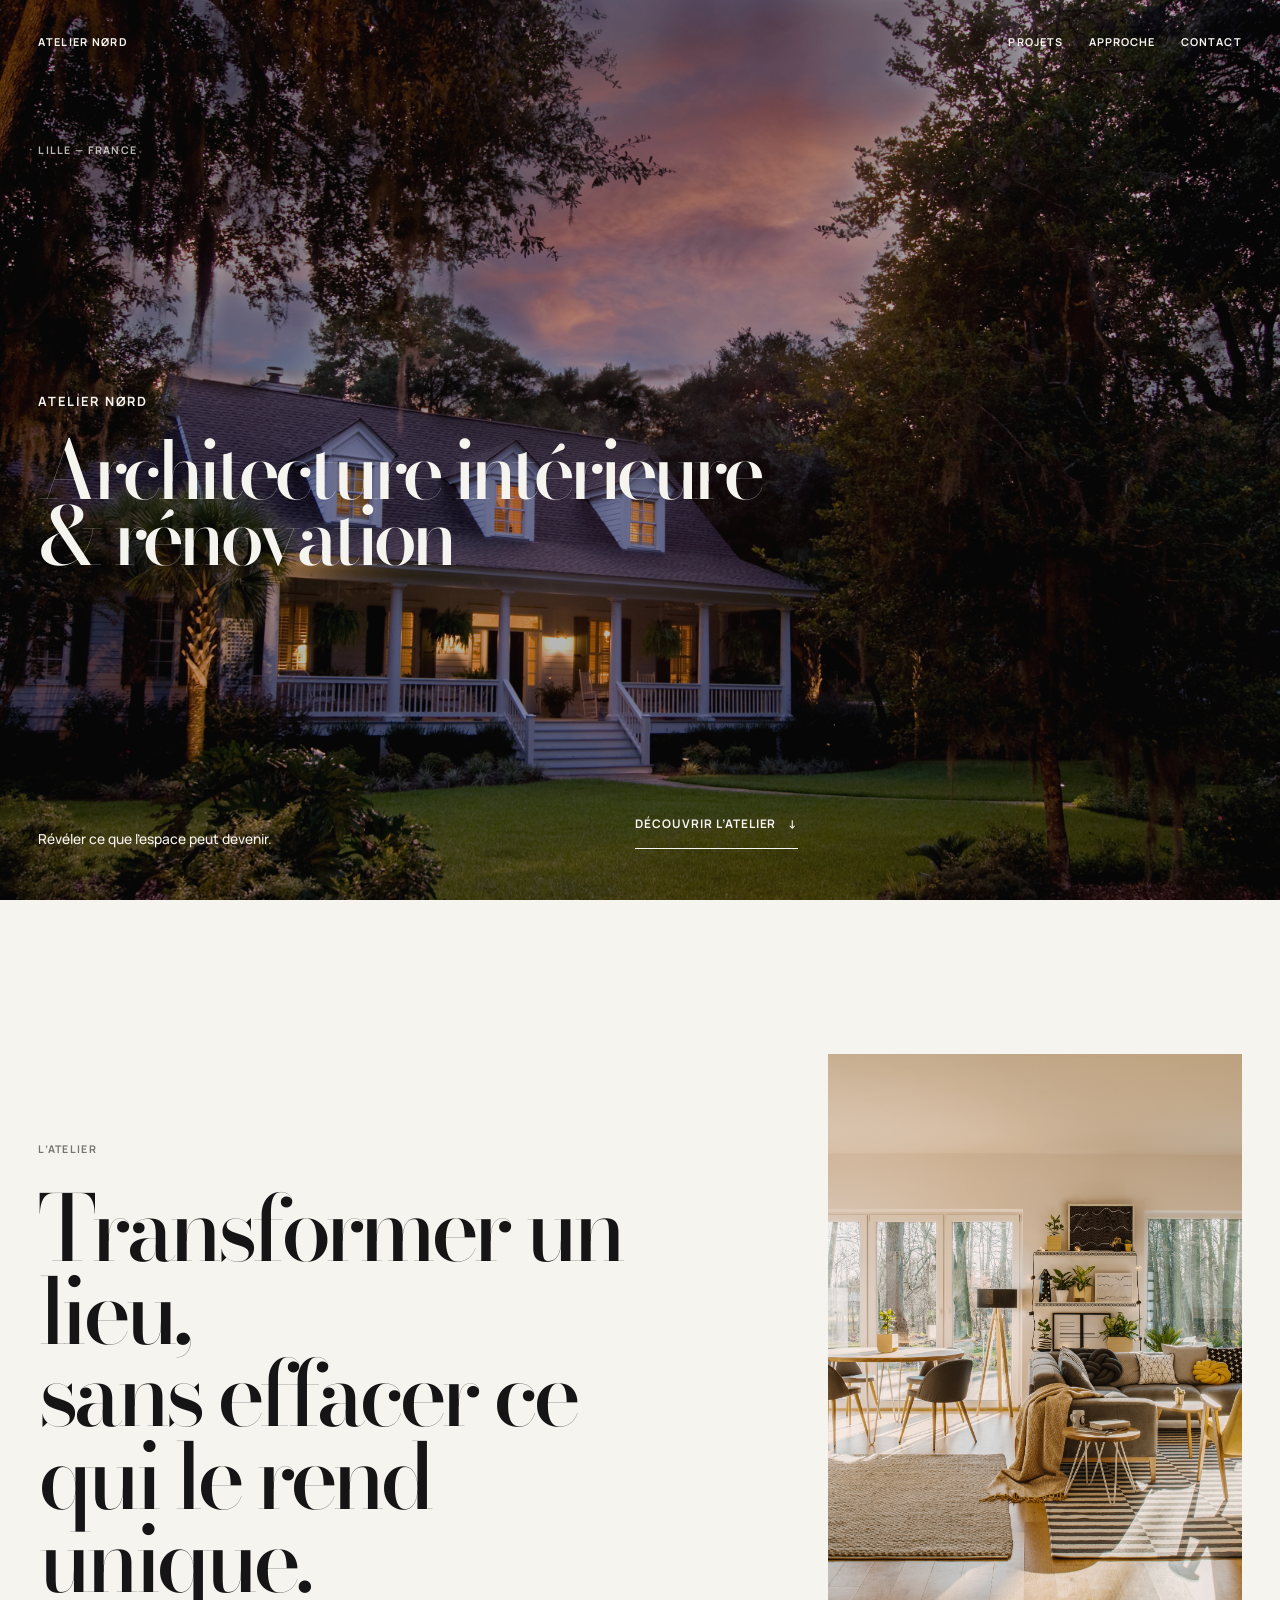
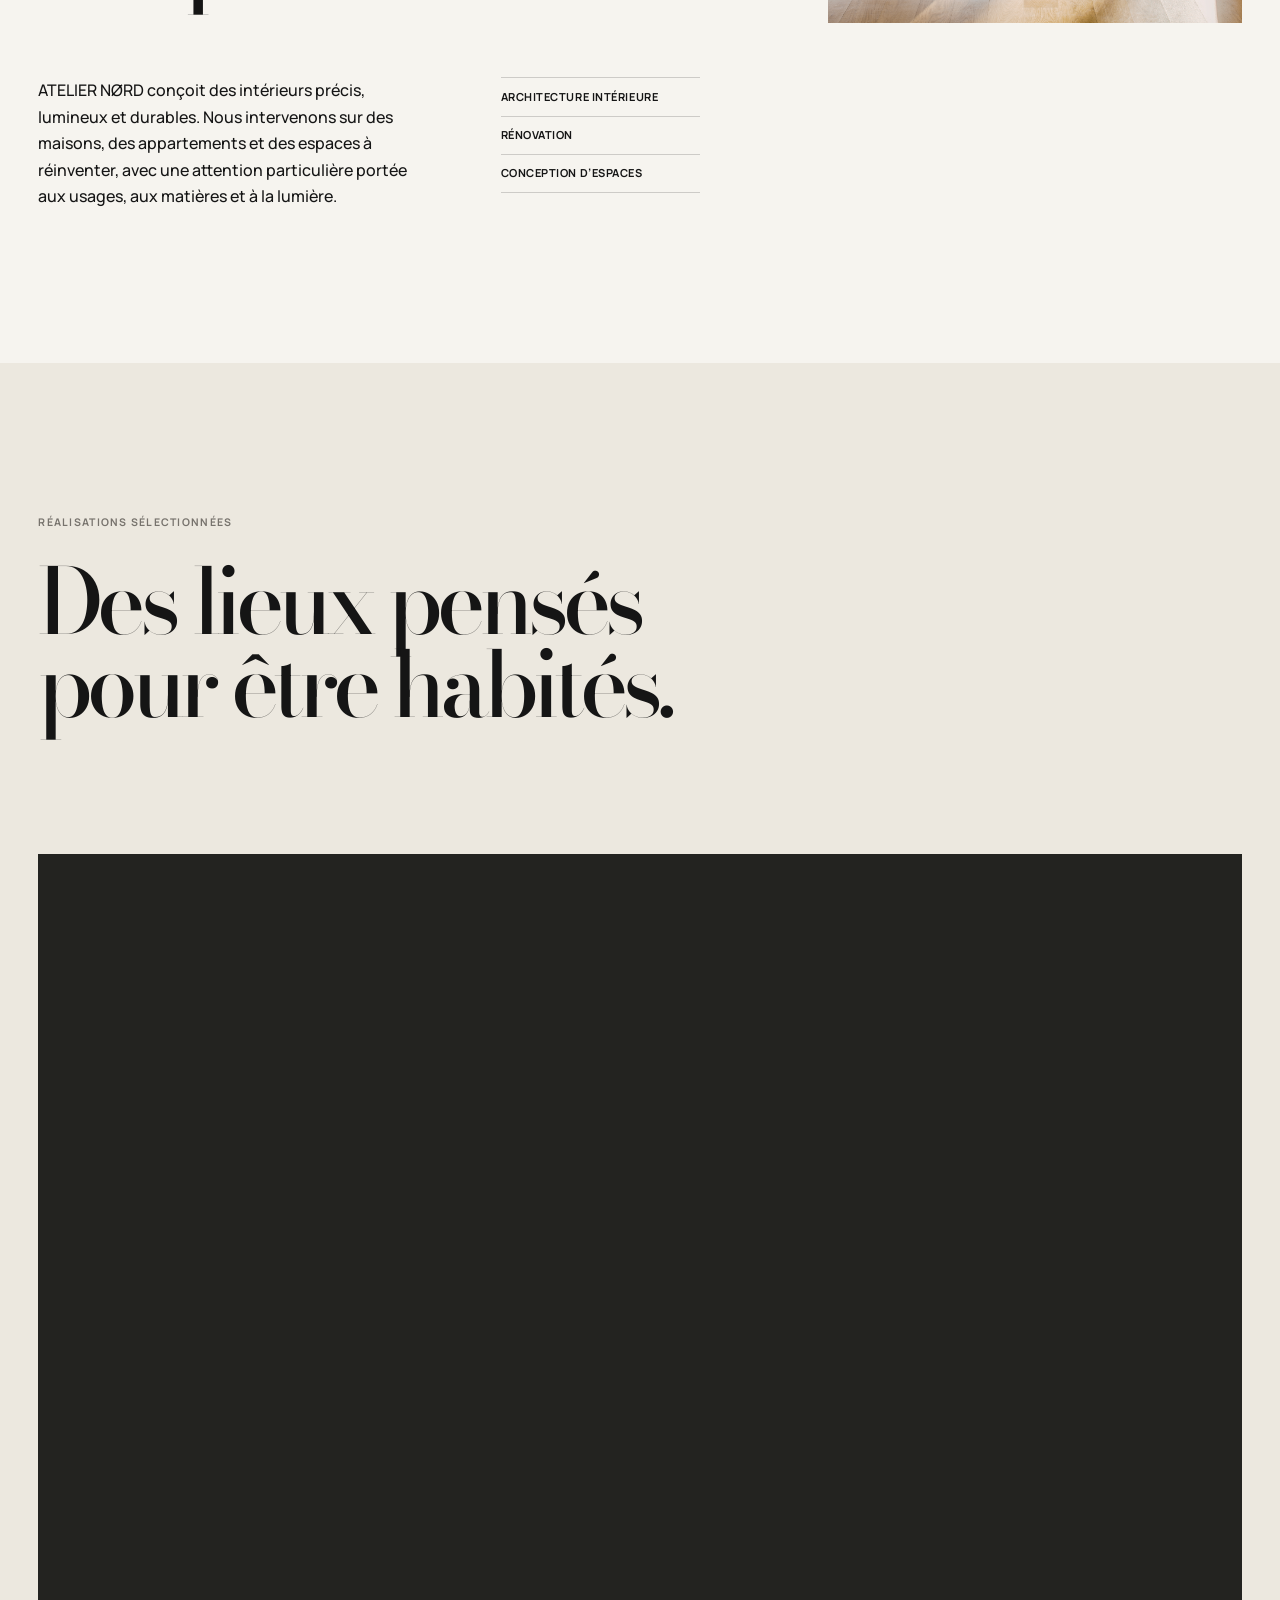
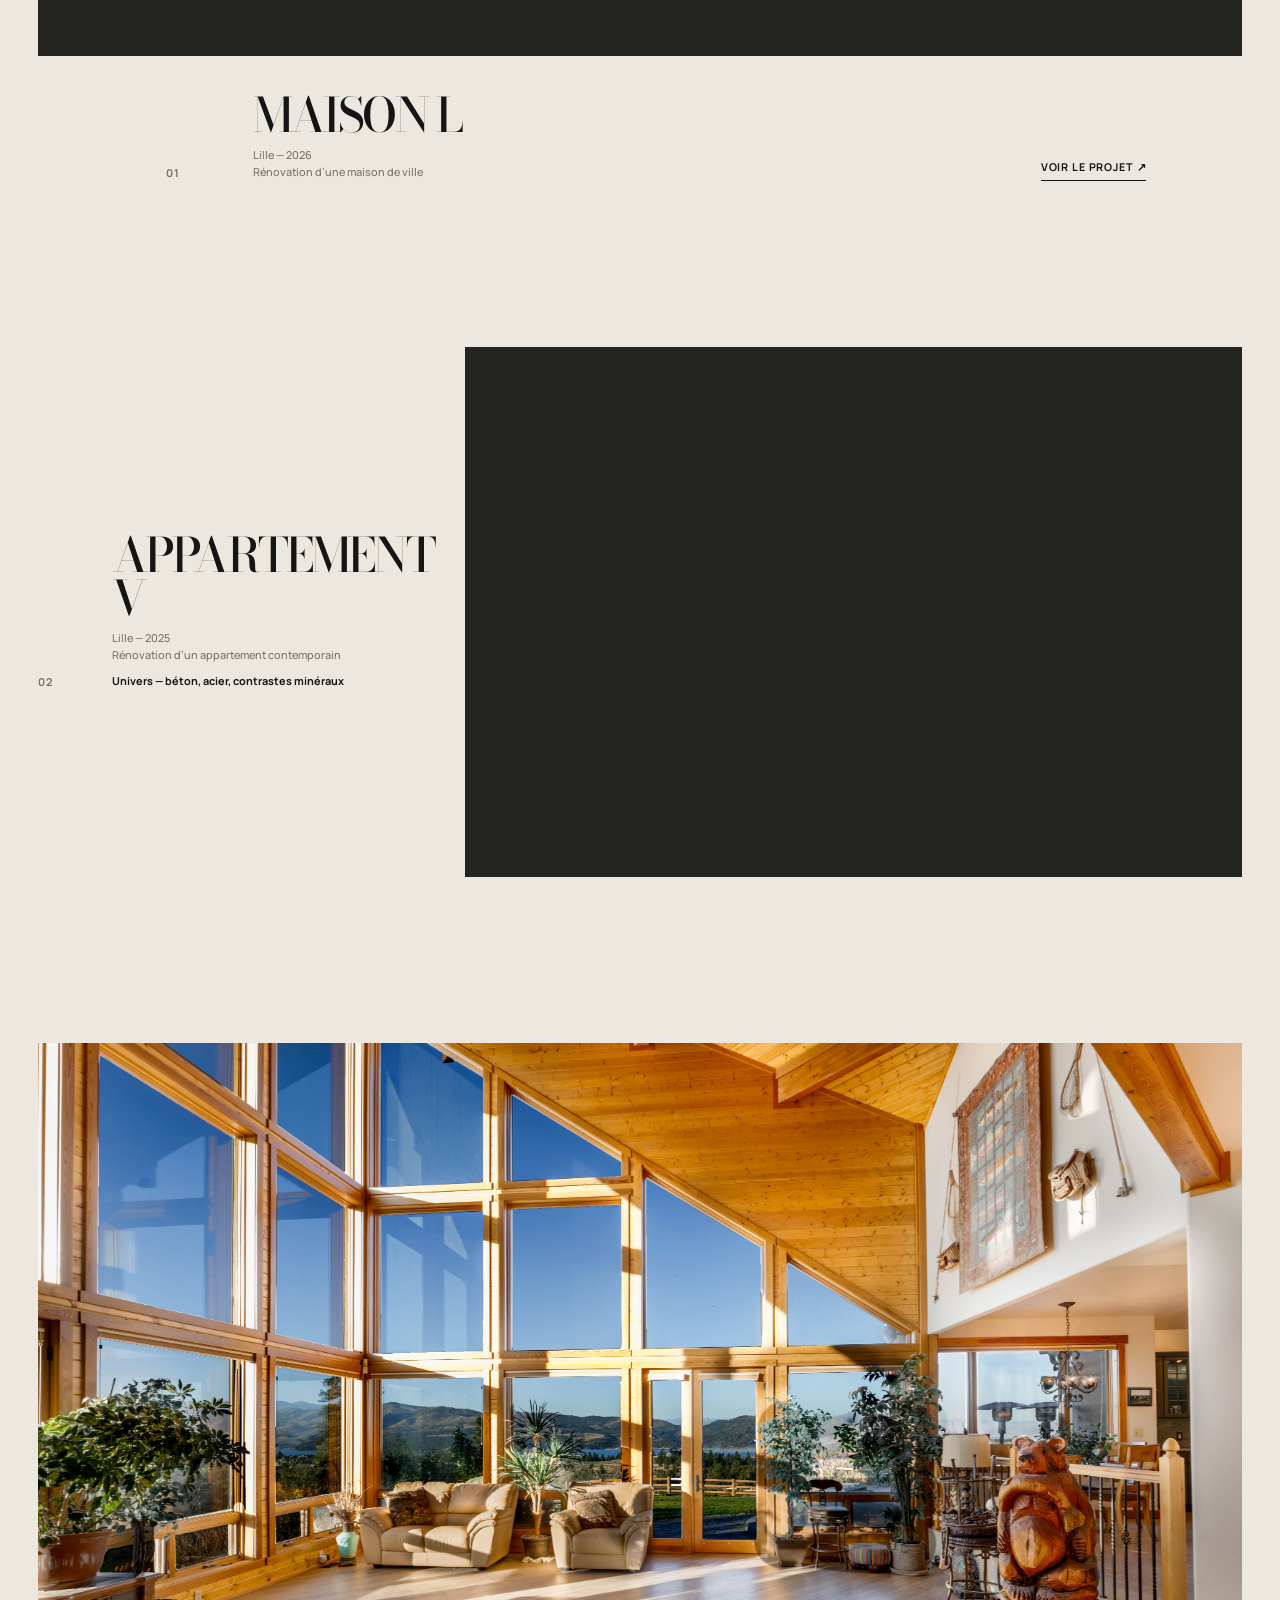
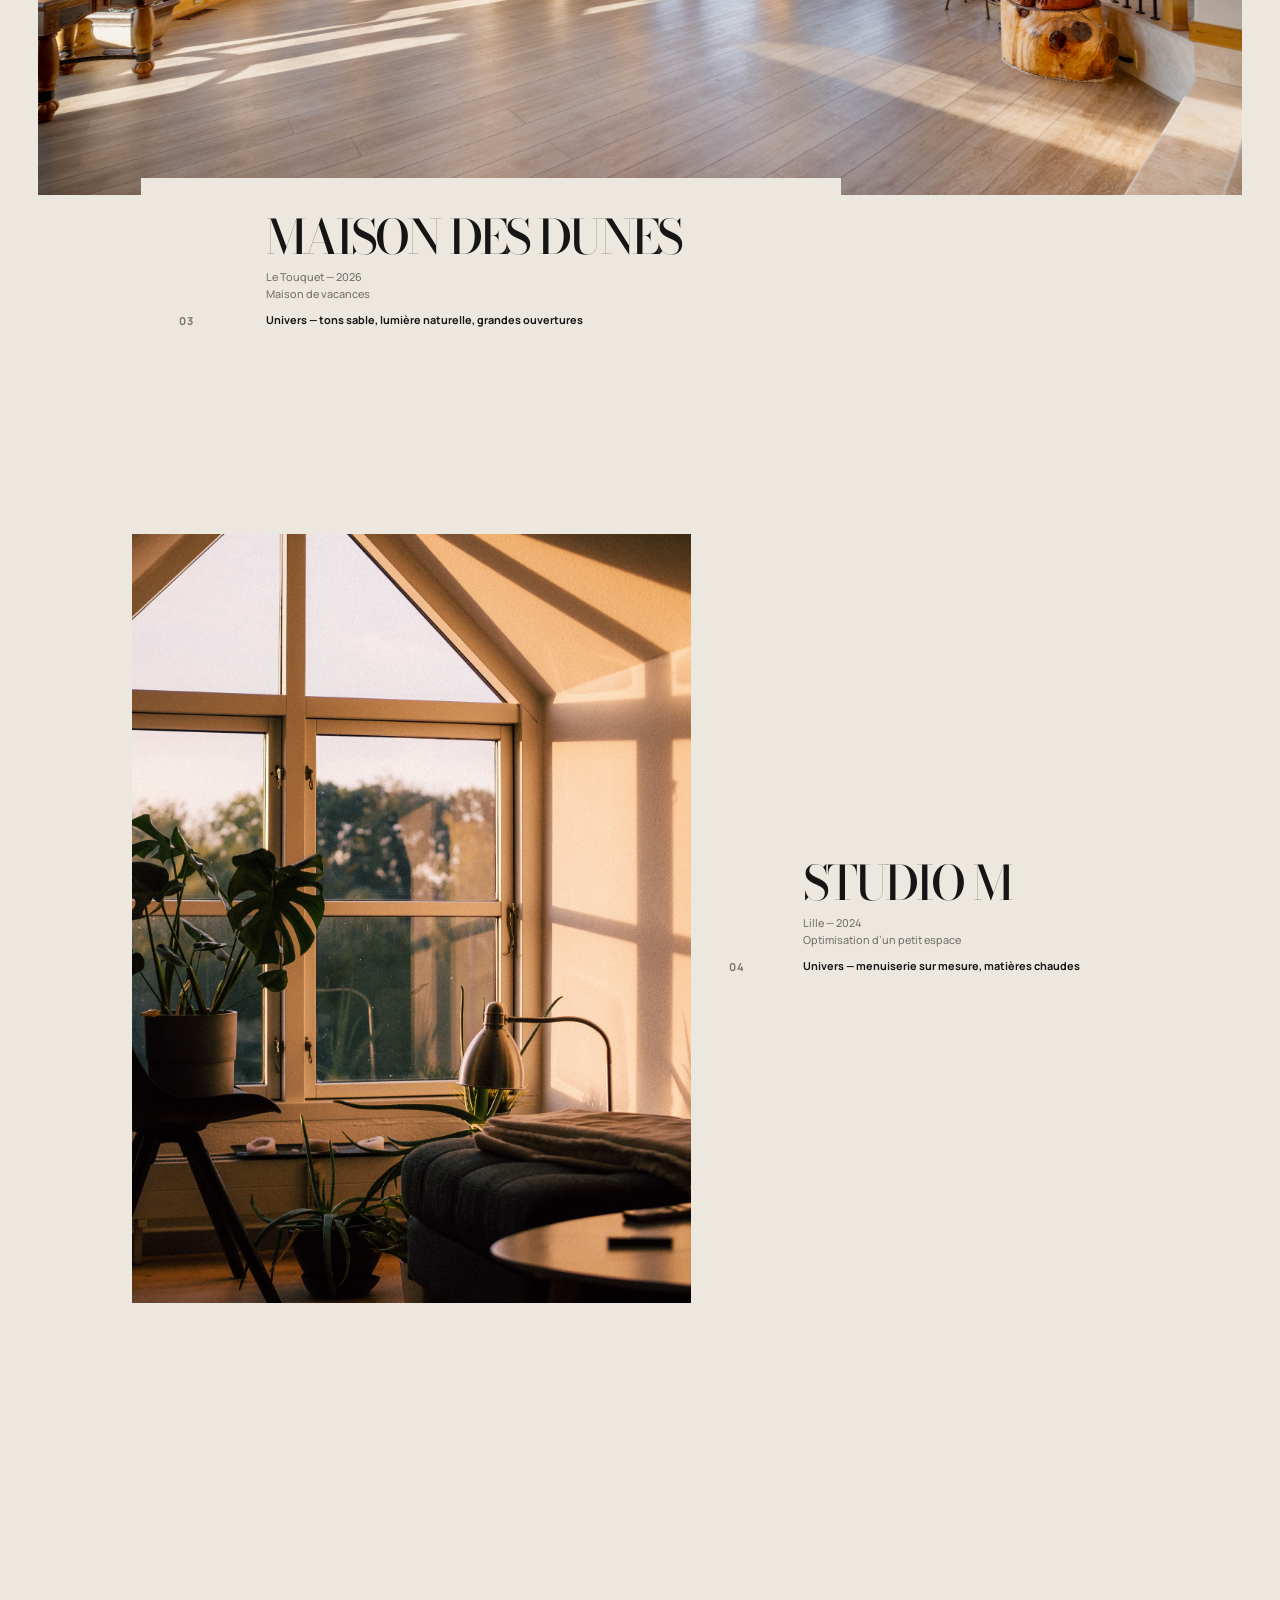
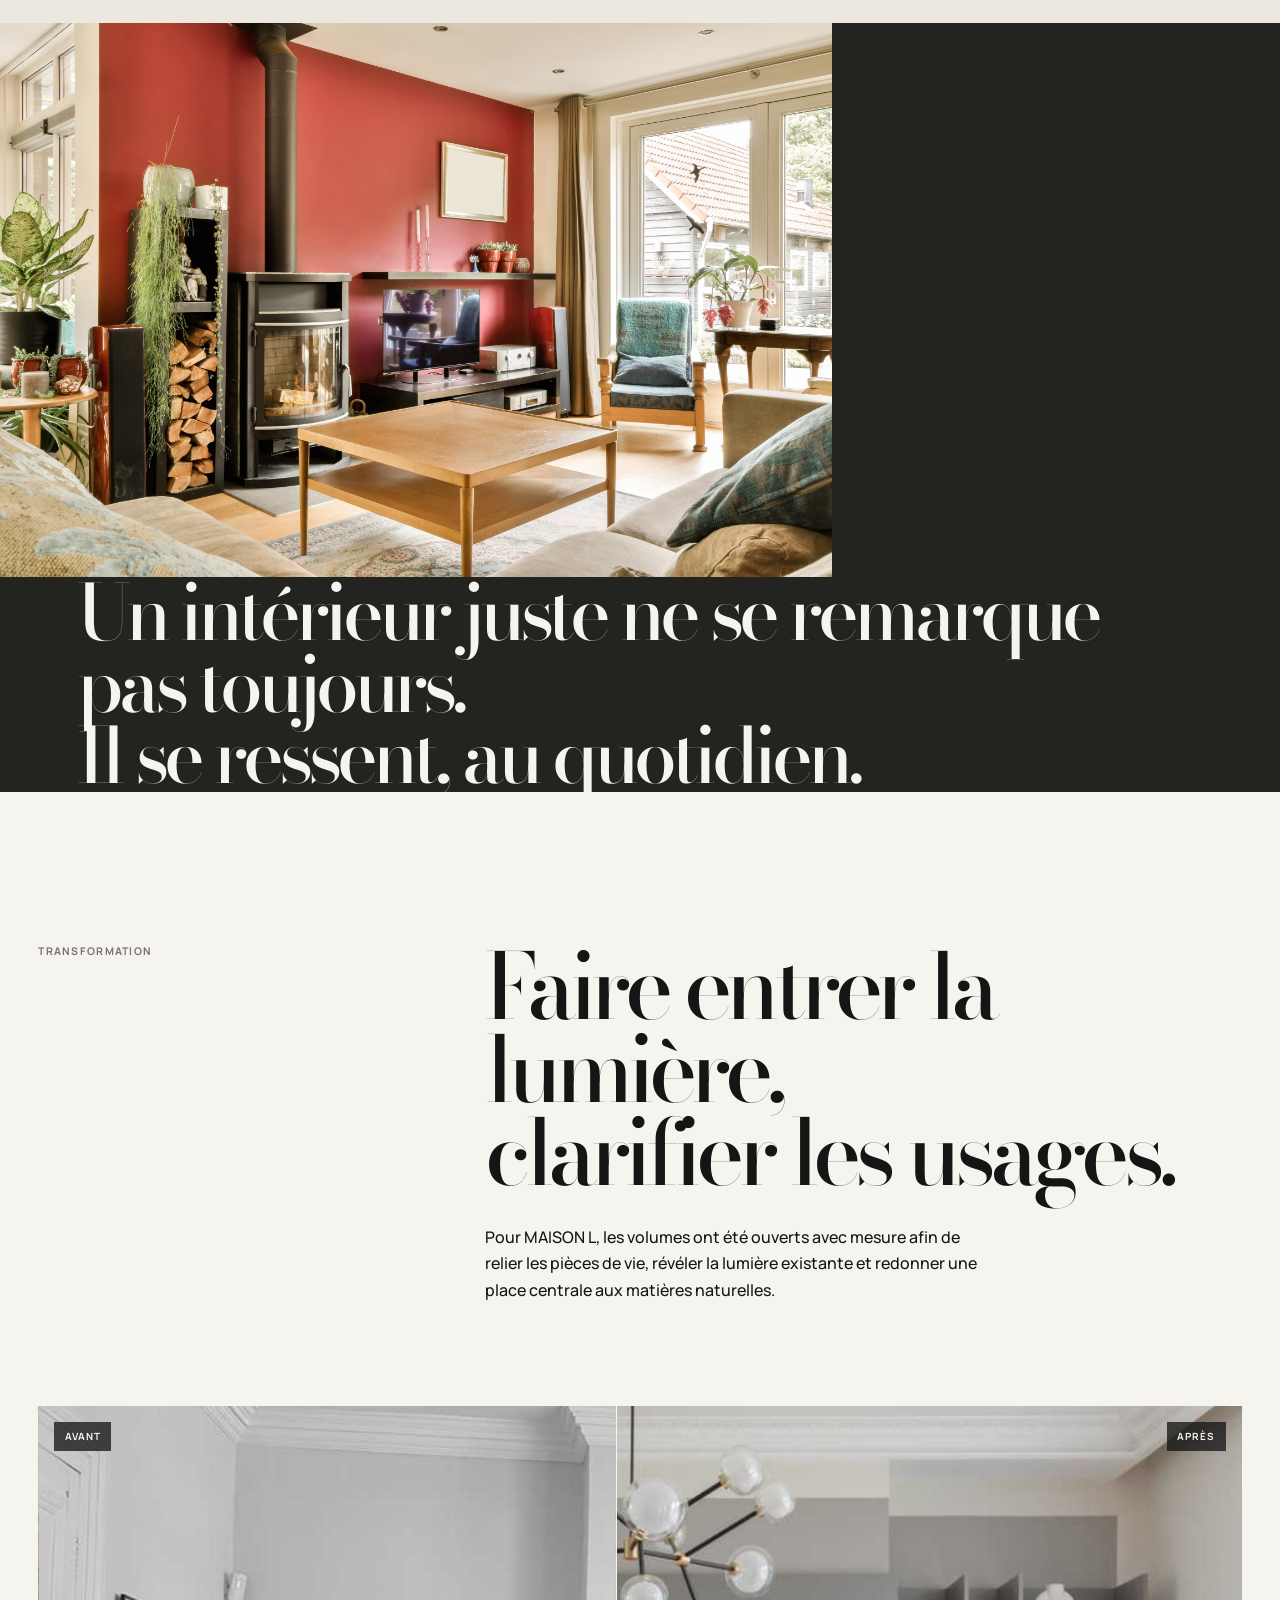
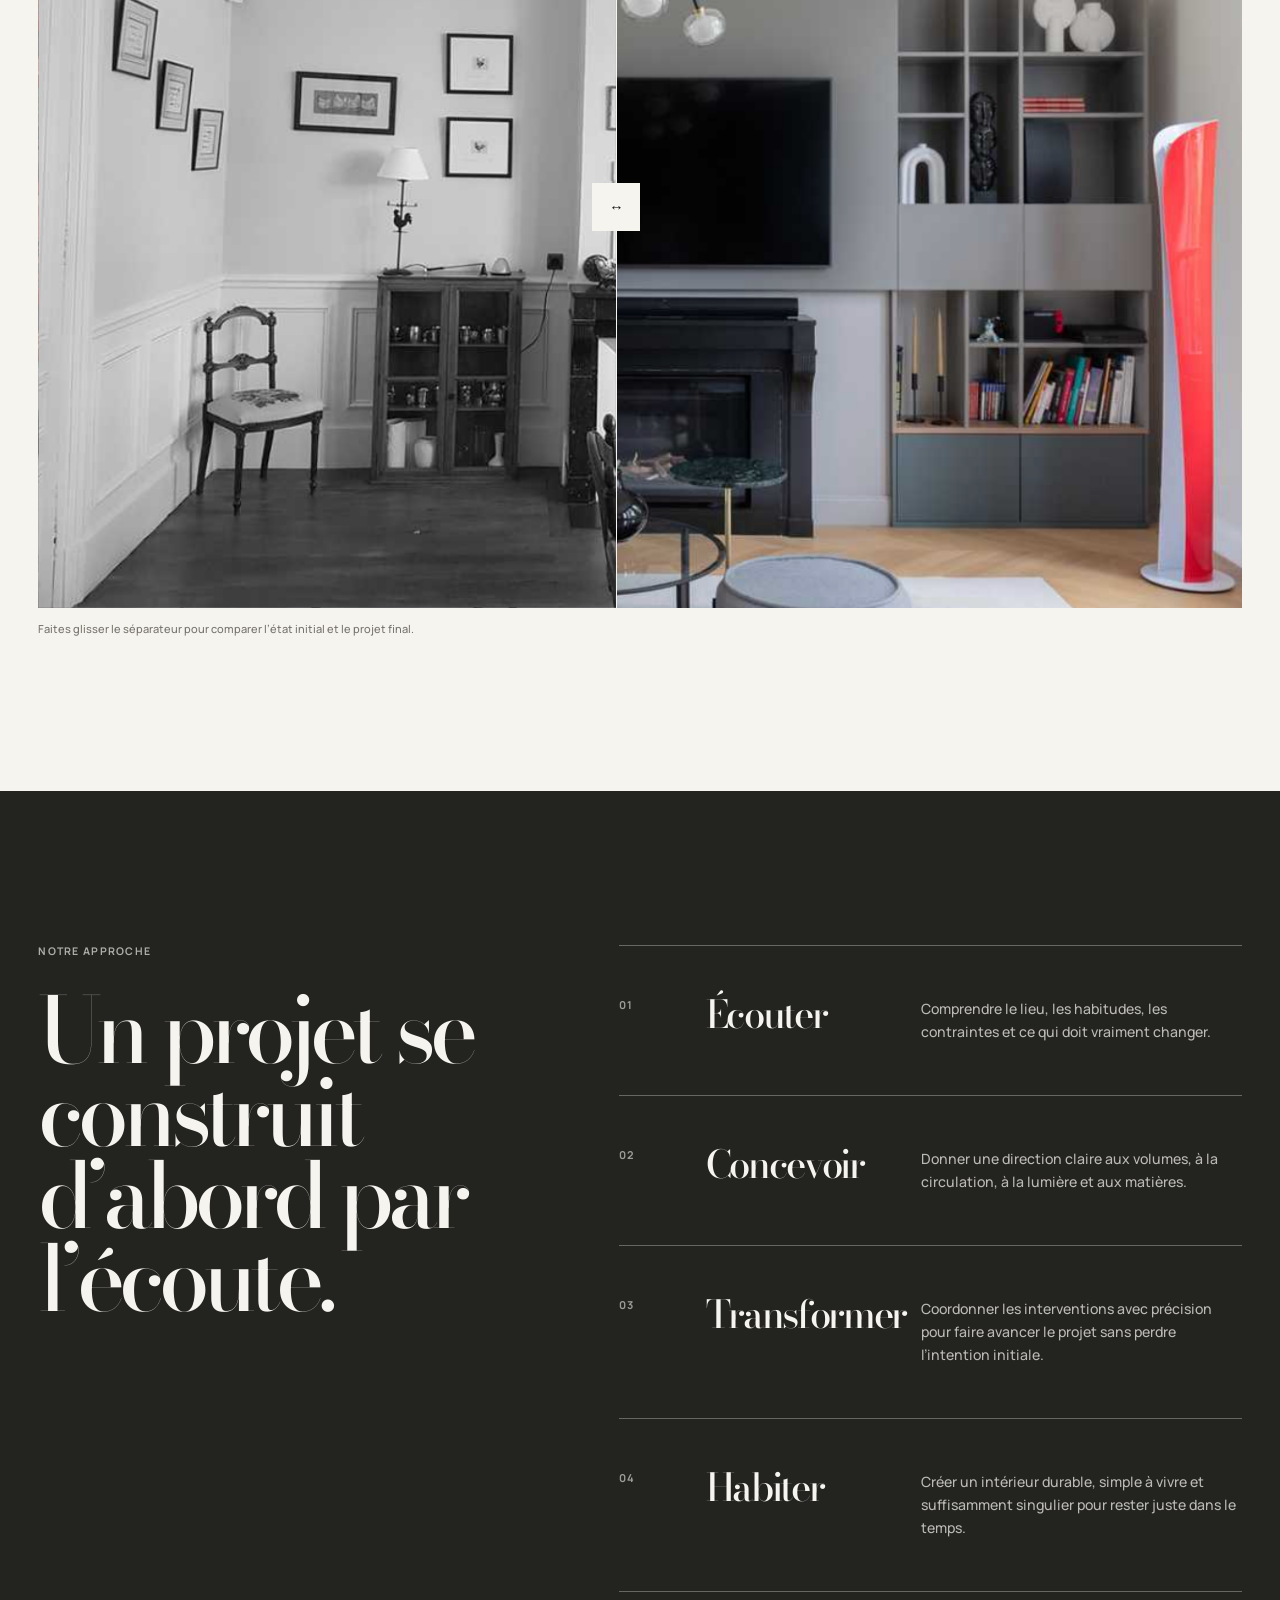
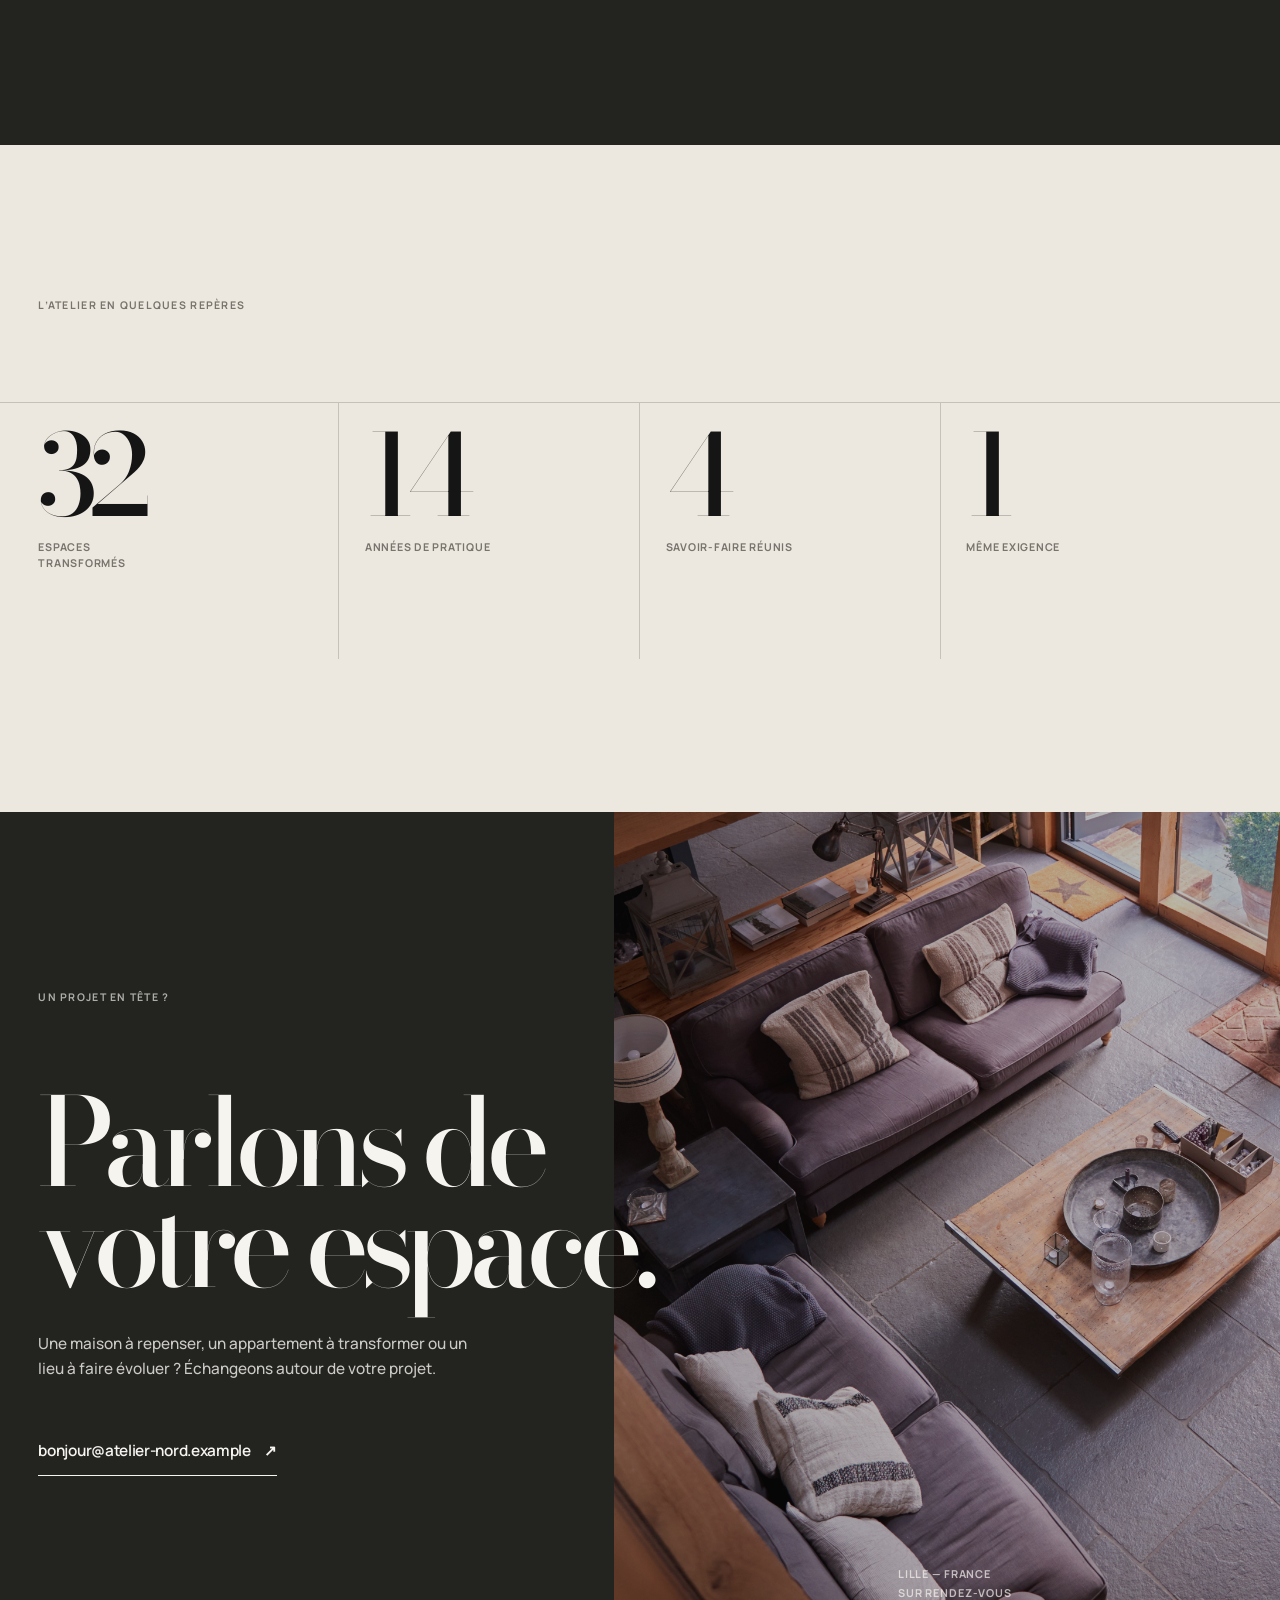
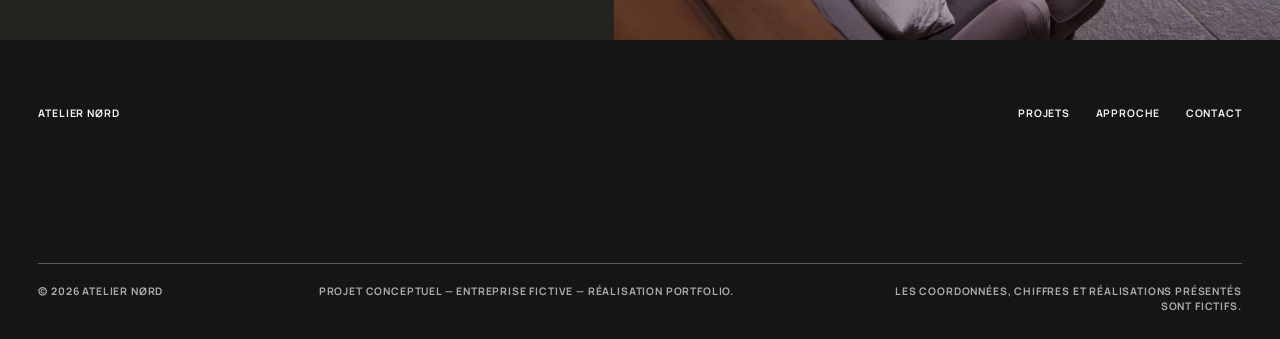
<file: index.html>
<!doctype html>
<html lang="fr">
  <head>
    <meta charset="utf-8" />
    <meta name="viewport" content="width=device-width, initial-scale=1" />
    <meta
      name="description"
      content="ATELIER NØRD imagine et transforme des intérieurs à Lille et sur la Côte d’Opale. Rénovation, conception d’espaces et menuiserie sur mesure."
    />
    <meta name="theme-color" content="#ece8df" />
    <title>ATELIER NØRD — Architecture intérieure &amp; rénovation à Lille</title>
    <link rel="preconnect" href="https://fonts.googleapis.com" />
    <link rel="preconnect" href="https://fonts.gstatic.com" crossorigin />
    <link
      href="https://fonts.googleapis.com/css2?family=Bodoni+Moda:opsz,wght@6..96,400;6..96,500;6..96,600&amp;family=Manrope:wght@400;500;600;700&amp;display=swap"
      rel="stylesheet"
    />
    <link rel="stylesheet" href="css/style.css" />
    <script>document.documentElement.classList.add('js');</script>
  </head>
  <body>
    <a class="skip-link" href="#contenu">Aller au contenu</a>

    <div class="intro" data-intro aria-label="Introduction ATELIER NØRD">
      <p class="intro__wordmark" aria-hidden="true">ATELIER NØRD</p>
      <button class="intro__skip" type="button" data-intro-skip>Passer l’introduction</button>
    </div>

    <header class="site-header" data-header>
      <div class="site-header__inner">
        <a class="wordmark" href="index.html" aria-label="ATELIER NØRD — Accueil">ATELIER NØRD</a>

        <nav class="primary-nav" aria-label="Navigation principale">
          <a href="#projets">Projets</a>
          <a href="#approche">Approche</a>
          <a href="#contact">Contact</a>
        </nav>

        <button
          class="menu-toggle"
          type="button"
          aria-controls="mobile-menu"
          aria-expanded="false"
          aria-label="Ouvrir le menu"
          data-menu-toggle
        >
          <span aria-hidden="true">Menu</span>
          <span class="menu-toggle__icon" aria-hidden="true"><i></i><i></i></span>
        </button>
      </div>
    </header>

    <div class="mobile-menu" id="mobile-menu" aria-hidden="true" data-mobile-menu>
      <div class="mobile-menu__top">
        <p class="mobile-menu__label">Navigation</p>
        <button class="mobile-menu__close" type="button" aria-label="Fermer le menu" data-menu-close>
          <span aria-hidden="true">Fermer</span>
          <span class="mobile-menu__close-mark" aria-hidden="true"></span>
        </button>
      </div>
      <nav class="mobile-menu__nav" aria-label="Navigation mobile">
        <a href="#projets">Projets <span>01</span></a>
        <a href="#approche">Approche <span>02</span></a>
        <a href="#contact">Contact <span>03</span></a>
      </nav>
      <div class="mobile-menu__footer">
        <a href="mailto:bonjour@atelier-nord.example">bonjour@atelier-nord.example</a>
        <p>Lille — France</p>
      </div>
    </div>

    <main id="contenu">
      <section class="hero" aria-labelledby="hero-title">
        <video
          class="hero__media"
          data-hero-video
          width="1920"
          height="1080"
          poster="assets/images/hero-atelier-nord.jpg"
          autoplay
          muted
          loop
          playsinline
          preload="metadata"
          aria-hidden="true"
        >
          <source src="assets/images/modern-home-interior-wide-shot-2026-01-21-02-38-59-utc.mp4" type="video/mp4" />
        </video>
        <div class="hero__veil" aria-hidden="true"></div>
        <div class="hero__content page-grid">
          <p class="eyebrow hero__eyebrow">Lille — France</p>
          <div class="hero__title-wrap">
            <p class="hero__brand" data-hero-line>ATELIER NØRD</p>
            <h1 id="hero-title">
              <span data-hero-line>Architecture intérieure</span>
              <span data-hero-line>&amp; rénovation</span>
            </h1>
          </div>
          <div class="hero__bottom" data-hero-line>
            <p>Révéler ce que l’espace peut devenir.</p>
            <a class="text-link text-link--light" href="#atelier">Découvrir l’atelier <span aria-hidden="true">↓</span></a>
          </div>
        </div>
      </section>

      <section class="manifesto section" id="atelier" aria-labelledby="manifesto-title">
        <div class="page-grid manifesto__grid">
          <div class="manifesto__copy">
            <p class="eyebrow" data-reveal>L’atelier</p>
            <h2 id="manifesto-title" class="display-title" data-reveal>
              Transformer un lieu,<br />
              sans effacer ce qui le rend unique.
            </h2>
            <div class="manifesto__body" data-reveal>
              <p>
                ATELIER NØRD conçoit des intérieurs précis, lumineux et durables. Nous intervenons
                sur des maisons, des appartements et des espaces à réinventer, avec une attention
                particulière portée aux usages, aux matières et à la lumière.
              </p>
              <ul class="detail-list" aria-label="Domaines d’intervention">
                <li>Architecture intérieure</li>
                <li>Rénovation</li>
                <li>Conception d’espaces</li>
              </ul>
            </div>
          </div>
          <figure class="manifesto__media media-reveal" data-reveal>
            <img
              src="assets/images/cozy-interior-with-sunlight-streaming-through-wind-2026-03-10-02-04-53-utc.jpg"
              width="1600"
              height="2200"
              alt="Pièce de vie lumineuse ouverte sur les arbres"
              loading="lazy"
              decoding="async"
            />
          </figure>
        </div>
      </section>

      <section class="projects section" id="projets" aria-labelledby="projects-title">
        <div class="projects__heading page-grid">
          <p class="eyebrow" data-reveal>Réalisations sélectionnées</p>
          <h2 id="projects-title" class="display-title" data-reveal>Des lieux pensés<br />pour être habités.</h2>
        </div>

        <div class="projects__list">
          <article class="project project--maison-l">
            <a class="project__link" href="projets/maison-l.html" aria-labelledby="maison-l-title">
              <figure class="project__media media-reveal" data-reveal>
                <img
                  src="assets/images/modern-home-interior-with-dining-table-and-kitchen-2026-03-18-11-05-03-utc.jpg"
                  width="2400"
                  height="1600"
                  alt="Pièce de vie de la Maison L avec table en bois et cuisine ouverte"
                  loading="lazy"
                  decoding="async"
                />
              </figure>
              <div class="project__meta" data-reveal>
                <p class="project__number">01</p>
                <div>
                  <h3 id="maison-l-title">MAISON L</h3>
                  <p>Lille — 2026</p>
                  <p>Rénovation d’une maison de ville</p>
                </div>
                <span class="project__cta">Voir le projet <span aria-hidden="true">↗</span></span>
              </div>
            </a>
          </article>

          <article class="project project--appartement-v">
            <div class="project__link">
              <div class="project__meta" data-reveal>
                <p class="project__number">02</p>
                <div>
                  <h3 id="appartement-v-title">APPARTEMENT V</h3>
                  <p>Lille — 2025</p>
                  <p>Rénovation d’un appartement contemporain</p>
                  <p class="project__universe">Univers — béton, acier, contrastes minéraux</p>
                </div>
              </div>
              <figure class="project__media media-reveal" data-reveal>
                <img
                  src="assets/images/modern-living-room-interior-with-unique-fireplace-2026-03-18-08-25-08-utc.jpg"
                  width="6000"
                  height="4000"
                  alt="Salon aux contrastes sombres, structuré autour d’une cheminée et de rangements intégrés"
                  loading="lazy"
                  decoding="async"
                />
              </figure>
            </div>
          </article>

          <article class="project project--dunes">
            <div class="project__link">
              <figure class="project__media media-reveal" data-reveal>
                <img
                  src="assets/images/large-window-home-interior-with-view-and-sculpture-2026-03-18-17-34-34-utc.jpg"
                  width="6720"
                  height="4480"
                  alt="Grande pièce de vie lumineuse aux matériaux clairs, ouverte sur le paysage"
                  loading="lazy"
                  decoding="async"
                />
              </figure>
              <div class="project__meta" data-reveal>
                <p class="project__number">03</p>
                <div>
                  <h3 id="dunes-title">MAISON DES DUNES</h3>
                  <p>Le Touquet — 2026</p>
                  <p>Maison de vacances</p>
                  <p class="project__universe">Univers — tons sable, lumière naturelle, grandes ouvertures</p>
                </div>
              </div>
            </div>
          </article>

          <article class="project project--studio-m">
            <div class="project__link">
              <figure class="project__media media-reveal" data-reveal>
                <img
                  src="assets/images/warm-interior-with-light-streaming-through-window-2026-03-18-06-56-03-utc.jpg"
                  width="6240"
                  height="4160"
                  alt="Détail d’un intérieur chaleureux, animé par une lumière de fin de journée"
                  loading="lazy"
                  decoding="async"
                />
              </figure>
              <div class="project__meta" data-reveal>
                <p class="project__number">04</p>
                <div>
                  <h3 id="studio-m-title">STUDIO M</h3>
                  <p>Lille — 2024</p>
                  <p>Optimisation d’un petit espace</p>
                  <p class="project__universe">Univers — menuiserie sur mesure, matières chaudes</p>
                </div>
              </div>
            </div>
          </article>
        </div>
      </section>

      <aside class="interlude" aria-label="Citation de l’atelier">
        <figure class="interlude__media media-reveal" data-reveal>
          <img
            src="assets/images/interlude-lumiere.jpg"
            width="1800"
            height="1200"
            alt="Salon lumineux avec cheminée et mur terracotta"
            loading="lazy"
            decoding="async"
          />
        </figure>
        <p class="interlude__quote" data-reveal>
          Un intérieur juste ne se remarque pas toujours.<br />Il se ressent, au quotidien.
        </p>
      </aside>

      <section class="comparison-section section" aria-labelledby="comparison-title">
        <div class="page-grid comparison-section__heading">
          <p class="eyebrow" data-reveal>Transformation</p>
          <div data-reveal>
            <h2 id="comparison-title" class="display-title">Faire entrer la lumière,<br />clarifier les usages.</h2>
            <p class="comparison-section__copy">
              Pour MAISON L, les volumes ont été ouverts avec mesure afin de relier les pièces de
              vie, révéler la lumière existante et redonner une place centrale aux matières
              naturelles.
            </p>
          </div>
        </div>

        <div class="comparison-wrap" data-reveal>
          <div class="comparison" data-comparison style="--position: 48%">
            <img
              class="comparison__image"
              src="assets/images/apres.png"
              width="2400"
              height="1600"
              alt="Après rénovation : pièce de vie lumineuse avec meuble sur mesure et cheminée"
              loading="lazy"
              decoding="async"
            />
            <div class="comparison__before" data-comparison-before>
              <img
                src="assets/images/avant.png"
                width="2400"
                height="1600"
                alt="Avant rénovation : pièce de vie classique avec cheminée"
                loading="lazy"
                decoding="async"
              />
            </div>
            <input
              class="comparison__range"
              type="range"
              min="0"
              max="100"
              value="48"
              aria-label="Comparer l’état avant et après rénovation de la Maison L"
              aria-valuetext="Avant 48 %, après 52 %"
              data-comparison-range
            />
            <div class="comparison__divider" aria-hidden="true">
              <span class="comparison__handle">↔</span>
            </div>
            <span class="comparison__label comparison__label--before">Avant</span>
            <span class="comparison__label comparison__label--after">Après</span>
          </div>
          <p class="comparison__instruction">Faites glisser le séparateur pour comparer l’état initial et le projet final.</p>
        </div>
      </section>

      <section class="approach section section--dark" id="approche" aria-labelledby="approach-title">
        <div class="page-grid">
          <div class="approach__intro">
            <p class="eyebrow eyebrow--light" data-reveal>Notre approche</p>
            <h2 id="approach-title" class="display-title" data-reveal>Un projet se construit<br />d’abord par l’écoute.</h2>
          </div>
          <ol class="approach__steps">
            <li data-reveal>
              <p class="approach__number">01</p>
              <h3>Écouter</h3>
              <p>Comprendre le lieu, les habitudes, les contraintes et ce qui doit vraiment changer.</p>
            </li>
            <li data-reveal>
              <p class="approach__number">02</p>
              <h3>Concevoir</h3>
              <p>Donner une direction claire aux volumes, à la circulation, à la lumière et aux matières.</p>
            </li>
            <li data-reveal>
              <p class="approach__number">03</p>
              <h3>Transformer</h3>
              <p>Coordonner les interventions avec précision pour faire avancer le projet sans perdre l’intention initiale.</p>
            </li>
            <li data-reveal>
              <p class="approach__number">04</p>
              <h3>Habiter</h3>
              <p>Créer un intérieur durable, simple à vivre et suffisamment singulier pour rester juste dans le temps.</p>
            </li>
          </ol>
        </div>
      </section>

      <section class="figures section" aria-labelledby="figures-title">
        <div class="page-grid figures__heading">
          <p class="eyebrow" data-reveal>L’atelier en quelques repères</p>
          <h2 id="figures-title" class="sr-only">Chiffres de l’atelier</h2>
        </div>
        <dl class="figures__list page-grid">
          <div data-reveal><dt>32</dt><dd>espaces transformés</dd></div>
          <div data-reveal><dt>14</dt><dd>années de pratique</dd></div>
          <div data-reveal><dt>4</dt><dd>savoir-faire réunis</dd></div>
          <div data-reveal><dt>1</dt><dd>même exigence</dd></div>
        </dl>
      </section>

      <section class="contact" id="contact" aria-labelledby="contact-title">
        <div class="contact__media" aria-hidden="true">
          <img src="assets/images/contact-atelier-nord.jpg" width="4240" height="2827" alt="" loading="lazy" decoding="async" />
        </div>
        <div class="contact__content page-grid">
          <p class="eyebrow eyebrow--light" data-reveal>Un projet en tête ?</p>
          <div class="contact__main" data-reveal>
            <h2 id="contact-title">Parlons de<br />votre espace.</h2>
            <p>
              Une maison à repenser, un appartement à transformer ou un lieu à faire évoluer ?
              Échangeons autour de votre projet.
            </p>
            <a class="contact__email" href="mailto:bonjour@atelier-nord.example">bonjour@atelier-nord.example <span aria-hidden="true">↗</span></a>
          </div>
          <div class="contact__meta" data-reveal>
            <p>Lille — France</p>
            <p>Sur rendez-vous</p>
          </div>
        </div>
      </section>
    </main>

    <footer class="site-footer">
      <div class="site-footer__top">
        <a class="wordmark" href="index.html">ATELIER NØRD</a>
        <nav aria-label="Navigation de pied de page">
          <a href="#projets">Projets</a>
          <a href="#approche">Approche</a>
          <a href="#contact">Contact</a>
        </nav>
      </div>
      <div class="site-footer__bottom">
        <p>© 2026 ATELIER NØRD</p>
        <p>Projet conceptuel — entreprise fictive — réalisation portfolio.</p>
        <p>Les coordonnées, chiffres et réalisations présentés sont fictifs.</p>
      </div>
    </footer>

    <script src="js/script.js" defer></script>
  </body>
</html>
</file>
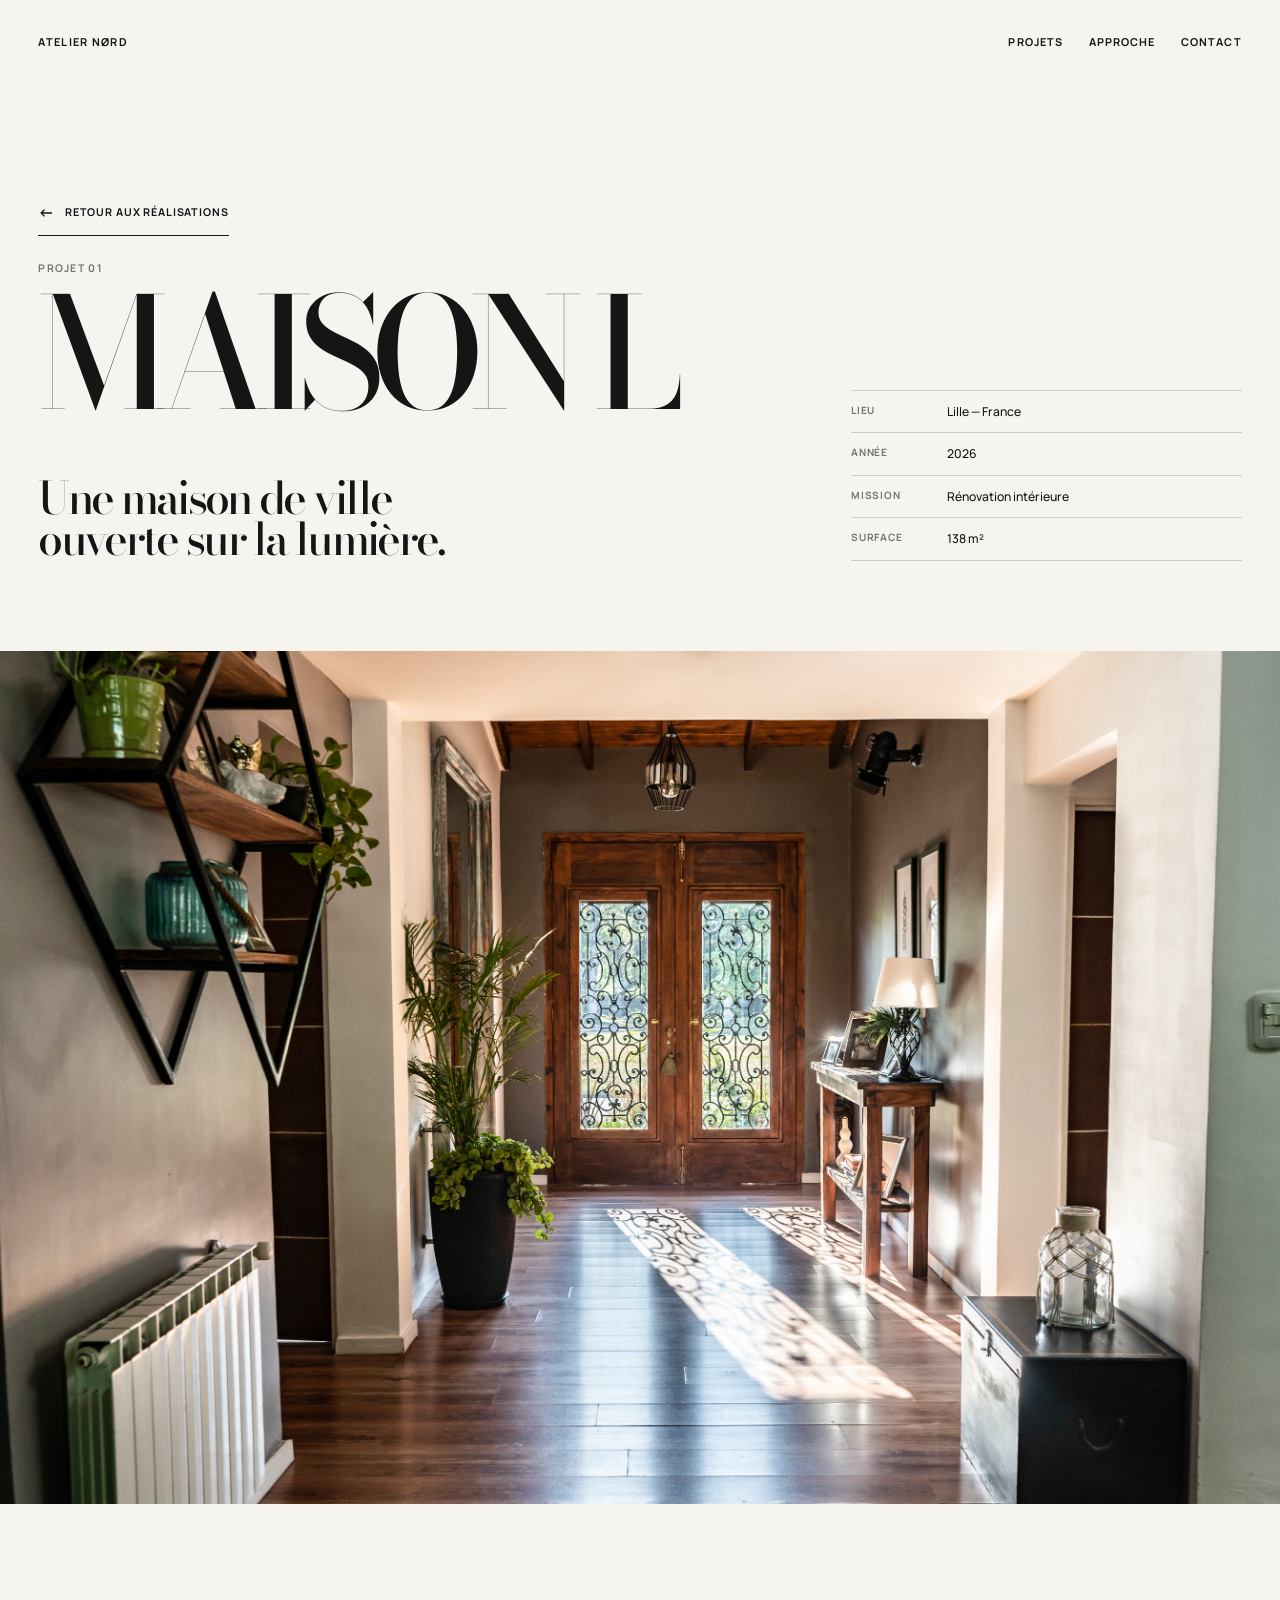
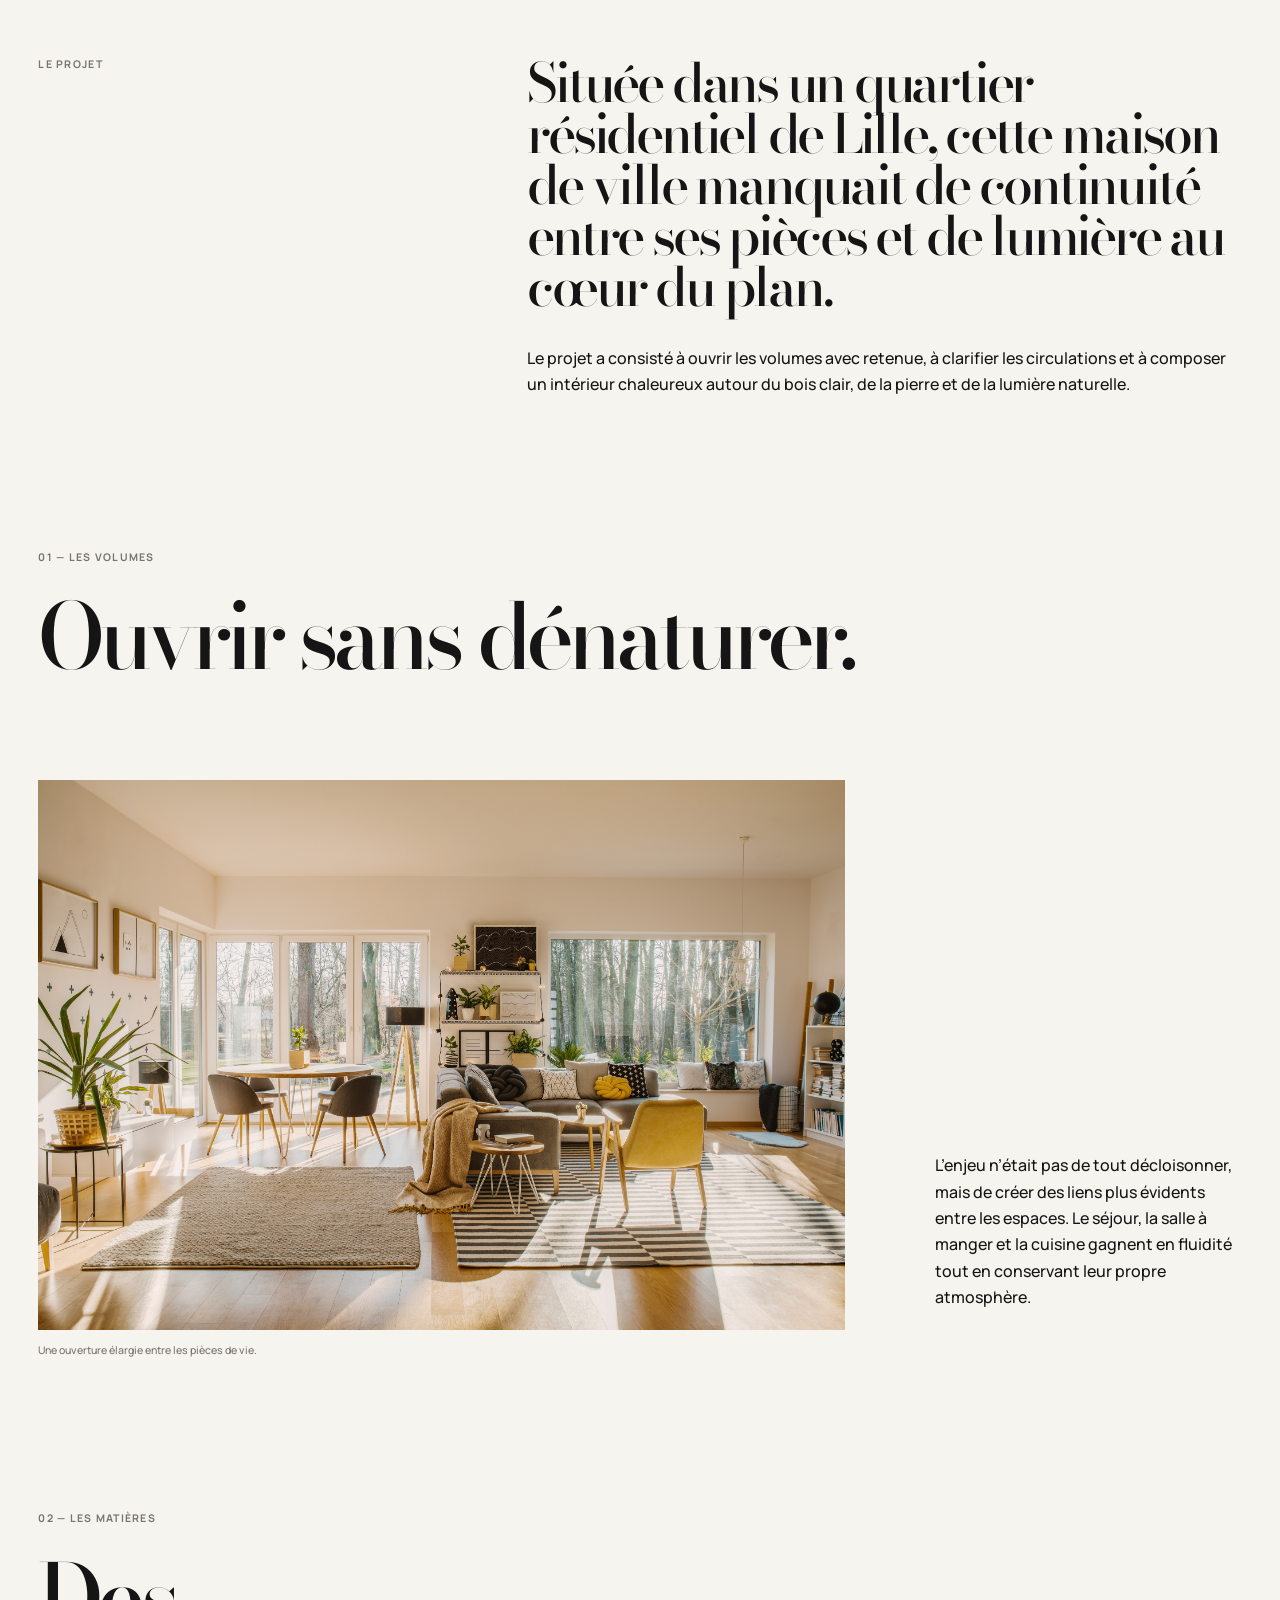
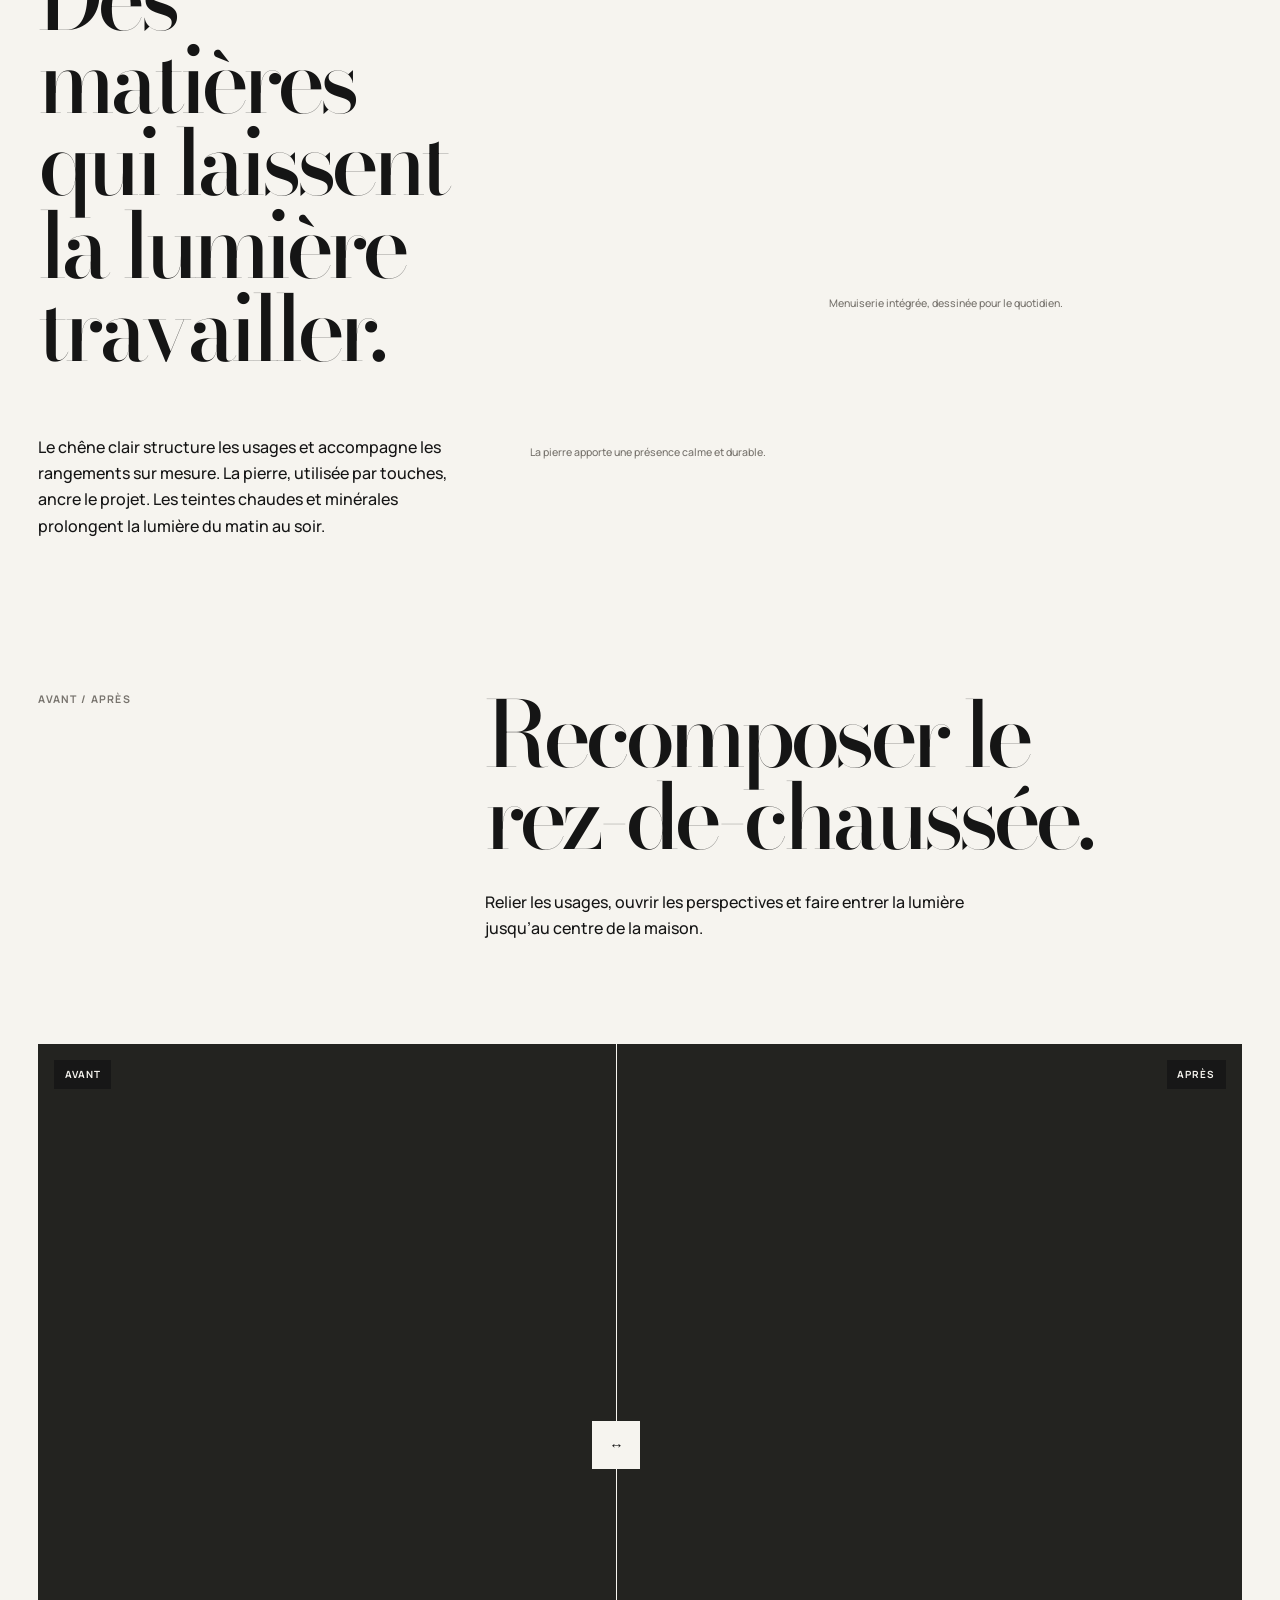
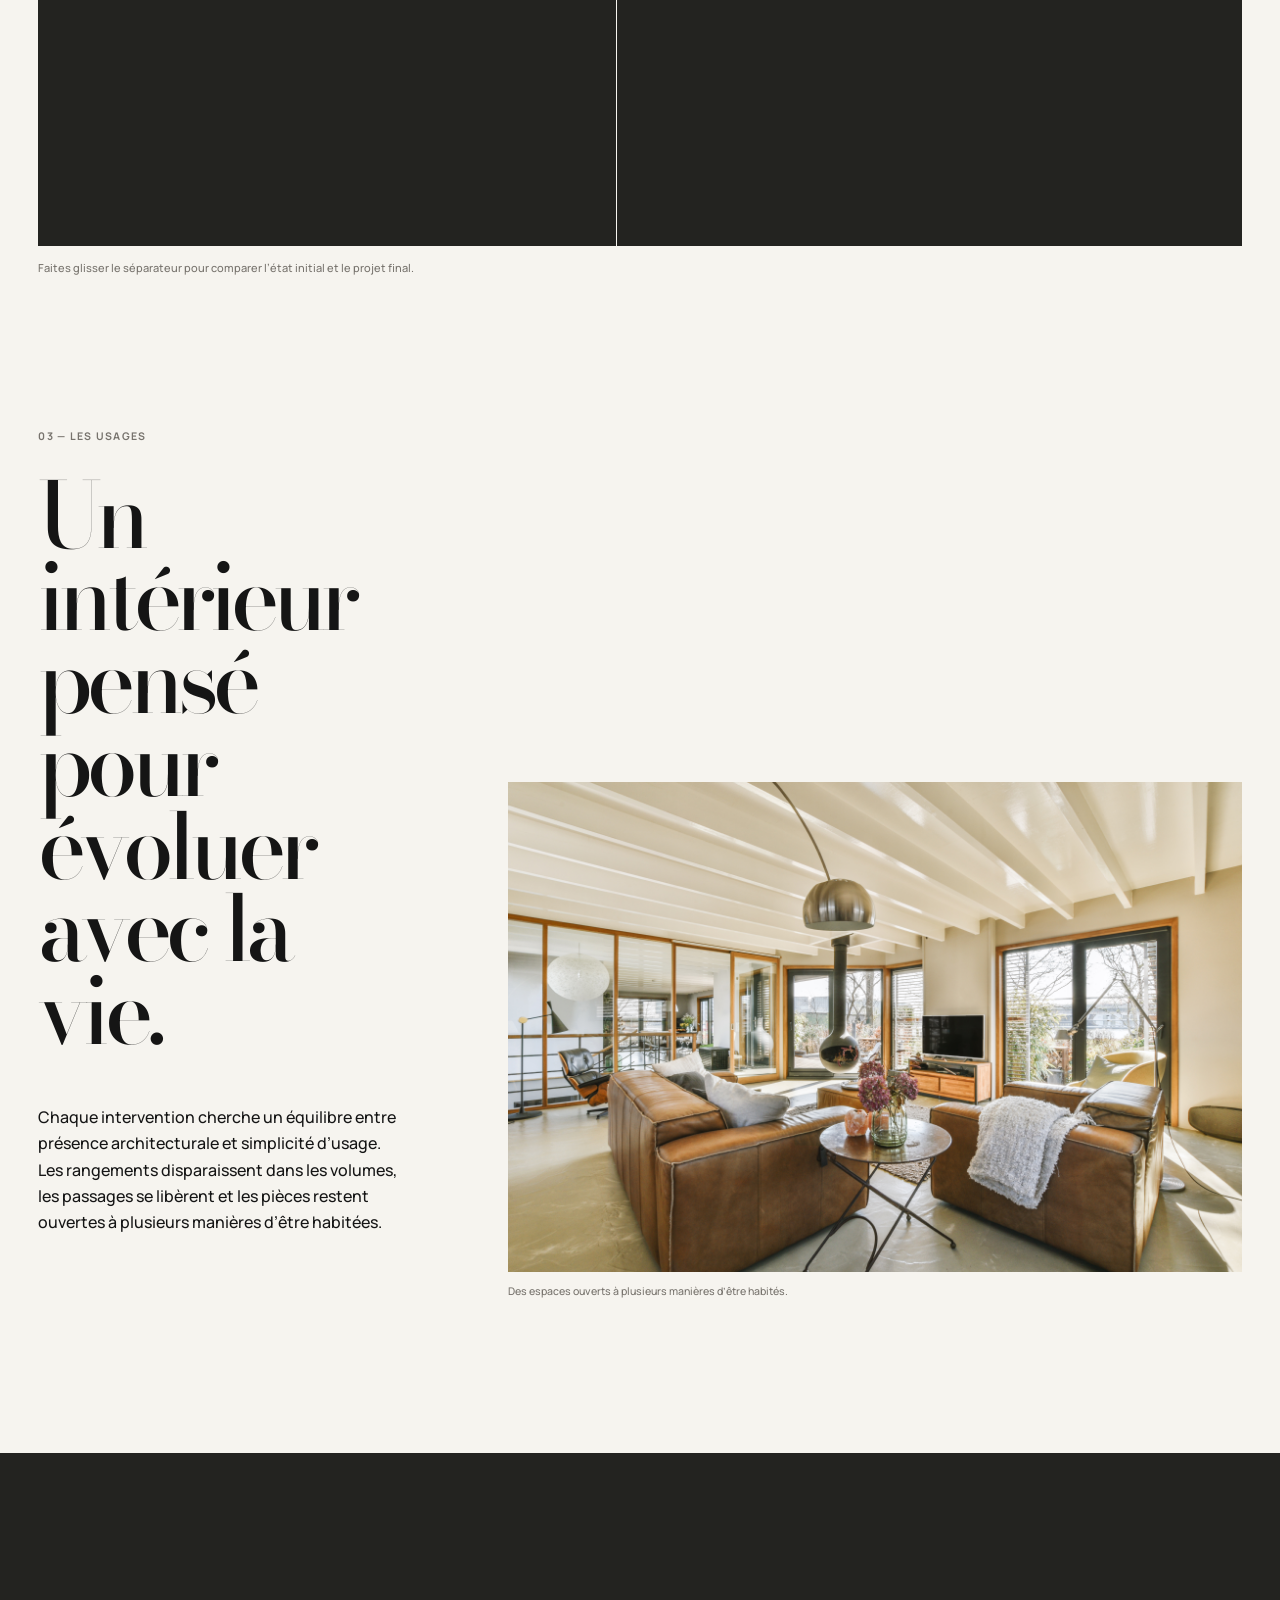
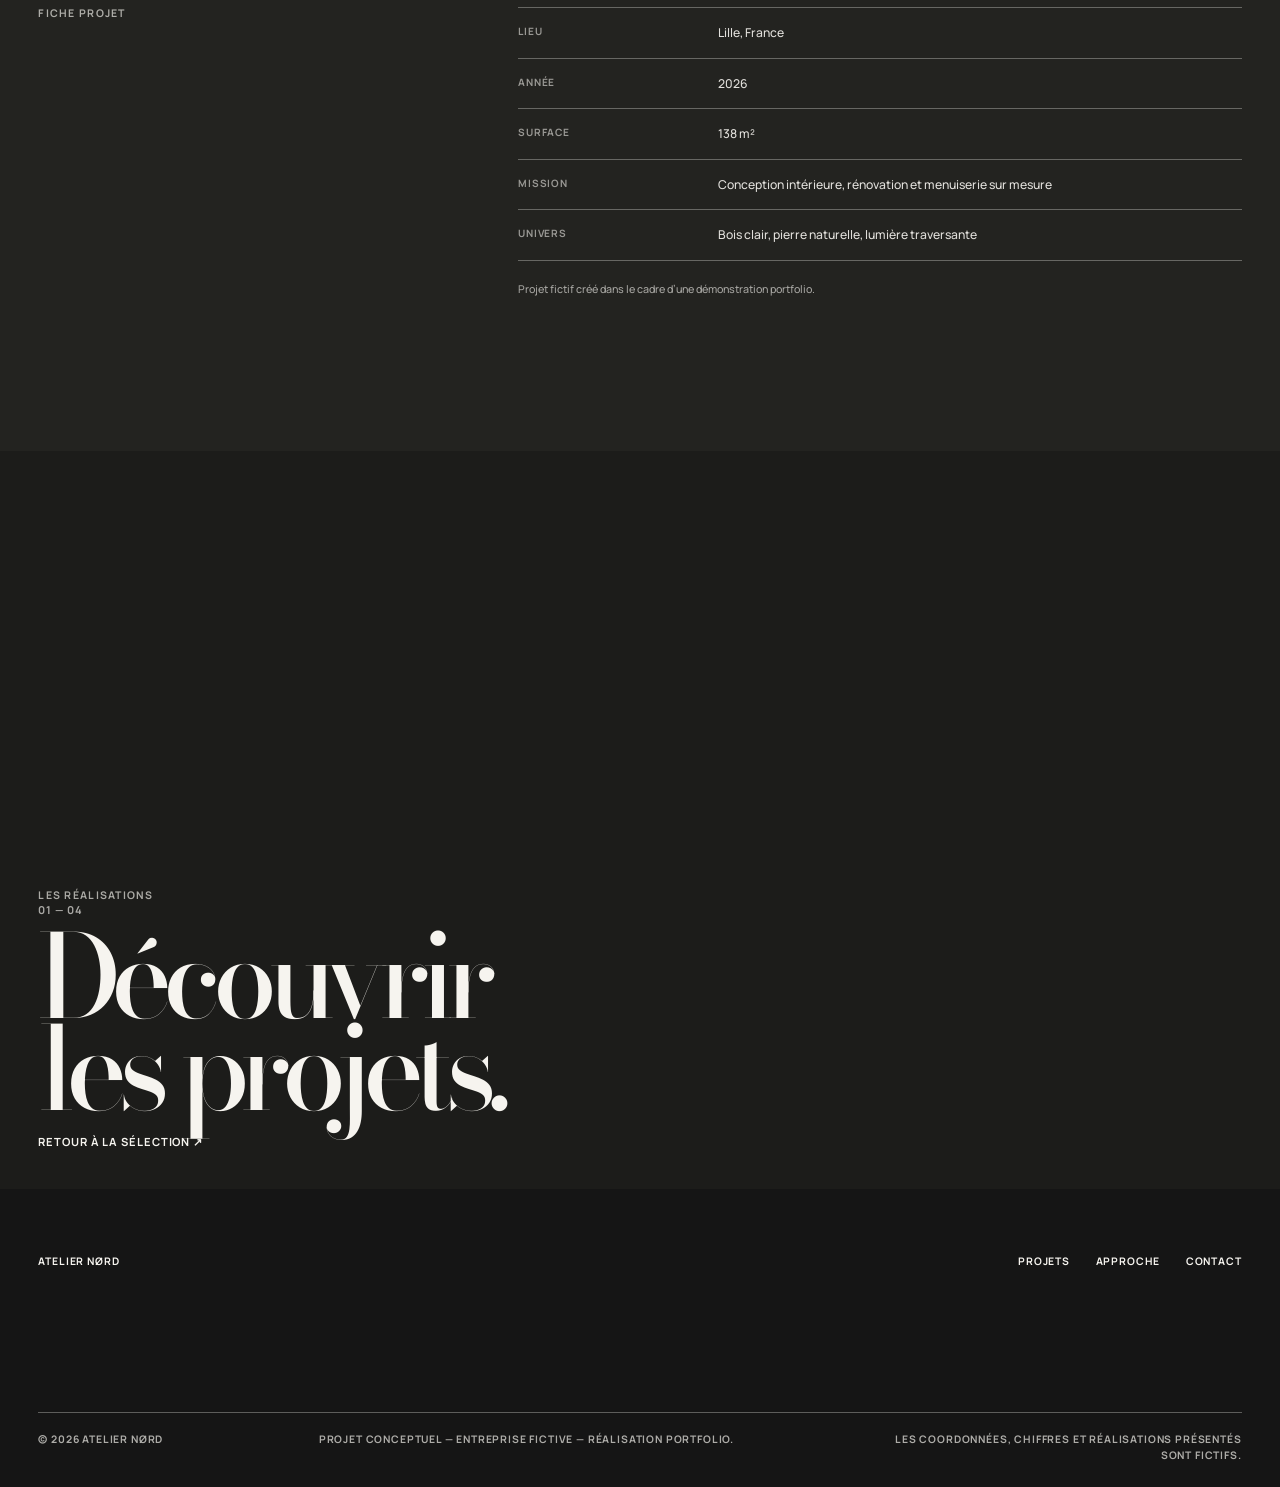
<file: projets/maison-l.html>
<!doctype html>
<html lang="fr">
  <head>
    <meta charset="utf-8" />
    <meta name="viewport" content="width=device-width, initial-scale=1" />
    <meta
      name="description"
      content="Transformation fictive d’une maison de ville lilloise : lumière naturelle, bois clair, pierre et circulation repensée."
    />
    <meta name="theme-color" content="#ece8df" />
    <title>Maison L — Rénovation d’une maison de ville | ATELIER NØRD</title>
    <link rel="preconnect" href="https://fonts.googleapis.com" />
    <link rel="preconnect" href="https://fonts.gstatic.com" crossorigin />
    <link
      href="https://fonts.googleapis.com/css2?family=Bodoni+Moda:opsz,wght@6..96,400;6..96,500;6..96,600&amp;family=Manrope:wght@400;500;600;700&amp;display=swap"
      rel="stylesheet"
    />
    <link rel="stylesheet" href="../css/style.css" />
    <script>document.documentElement.classList.add('js');</script>
  </head>
  <body class="project-page">
    <a class="skip-link" href="#contenu">Aller au contenu</a>

    <header class="site-header site-header--project" data-header>
      <div class="site-header__inner">
        <a class="wordmark" href="../index.html" aria-label="ATELIER NØRD — Accueil">ATELIER NØRD</a>
        <nav class="primary-nav" aria-label="Navigation principale">
          <a href="../index.html#projets">Projets</a>
          <a href="../index.html#approche">Approche</a>
          <a href="../index.html#contact">Contact</a>
        </nav>
        <button class="menu-toggle" type="button" aria-controls="mobile-menu" aria-expanded="false" aria-label="Ouvrir le menu" data-menu-toggle>
          <span aria-hidden="true">Menu</span>
          <span class="menu-toggle__icon" aria-hidden="true"><i></i><i></i></span>
        </button>
      </div>
    </header>

    <div class="mobile-menu" id="mobile-menu" aria-hidden="true" data-mobile-menu>
      <div class="mobile-menu__top">
        <p class="mobile-menu__label">Navigation</p>
        <button class="mobile-menu__close" type="button" aria-label="Fermer le menu" data-menu-close>
          <span aria-hidden="true">Fermer</span><span class="mobile-menu__close-mark" aria-hidden="true"></span>
        </button>
      </div>
      <nav class="mobile-menu__nav" aria-label="Navigation mobile">
        <a href="../index.html#projets">Projets <span>01</span></a>
        <a href="../index.html#approche">Approche <span>02</span></a>
        <a href="../index.html#contact">Contact <span>03</span></a>
      </nav>
      <div class="mobile-menu__footer">
        <a href="mailto:bonjour@atelier-nord.example">bonjour@atelier-nord.example</a>
        <p>Lille — France</p>
      </div>
    </div>

    <main id="contenu">
      <section class="project-hero" aria-labelledby="project-title">
        <div class="project-hero__content page-grid">
          <div class="project-hero__intro">
            <a class="project-back" href="../index.html#projets"><span aria-hidden="true">←</span> Retour aux réalisations</a>
            <p class="eyebrow">Projet 01</p>
            <h1 id="project-title">MAISON L</h1>
            <p class="project-hero__statement">Une maison de ville<br />ouverte sur la lumière.</p>
          </div>
          <dl class="project-hero__meta">
            <div><dt>Lieu</dt><dd>Lille — France</dd></div>
            <div><dt>Année</dt><dd>2026</dd></div>
            <div><dt>Mission</dt><dd>Rénovation intérieure</dd></div>
            <div><dt>Surface</dt><dd>138 m²</dd></div>
          </dl>
        </div>
        <figure class="project-hero__media media-reveal is-revealed">
          <img src="../assets/images/maison-l-hero.jpg" width="5367" height="3578" alt="Entrée de la Maison L avec parquet sombre, bois ancien et lumière naturelle" fetchpriority="high" />
        </figure>
      </section>

      <section class="project-intro section">
        <div class="project-intro__grid page-grid">
          <p class="eyebrow" data-reveal>Le projet</p>
          <div data-reveal>
            <p class="project-intro__lead">
              Située dans un quartier résidentiel de Lille, cette maison de ville manquait de
              continuité entre ses pièces et de lumière au cœur du plan.
            </p>
            <p>
              Le projet a consisté à ouvrir les volumes avec retenue, à clarifier les circulations
              et à composer un intérieur chaleureux autour du bois clair, de la pierre et de la
              lumière naturelle.
            </p>
          </div>
        </div>
      </section>

      <section class="project-gallery project-gallery--opening" aria-labelledby="opening-title">
        <div class="project-gallery__heading page-grid">
          <p class="eyebrow" data-reveal>01 — Les volumes</p>
          <h2 id="opening-title" class="display-title" data-reveal>Ouvrir sans dénaturer.</h2>
        </div>
        <div class="project-gallery__opening-grid">
          <figure class="media-reveal" data-reveal>
            <img src="../assets/images/cozy-interior-with-sunlight-streaming-through-wind-2026-03-10-02-04-53-utc.jpg" width="5758" height="3840" alt="Pièce de vie lumineuse de la Maison L, ouverte sur un jardin arboré" loading="lazy" decoding="async" />
            <figcaption>Une ouverture élargie entre les pièces de vie.</figcaption>
          </figure>
          <div class="project-gallery__text" data-reveal>
            <p>
              L’enjeu n’était pas de tout décloisonner, mais de créer des liens plus évidents entre
              les espaces. Le séjour, la salle à manger et la cuisine gagnent en fluidité tout en
              conservant leur propre atmosphère.
            </p>
          </div>
        </div>
      </section>

      <section class="project-gallery project-gallery--materials section">
        <div class="project-gallery__materials-grid page-grid">
          <div class="project-gallery__materials-copy">
            <p class="eyebrow" data-reveal>02 — Les matières</p>
            <h2 class="display-title" data-reveal>Des matières qui laissent<br />la lumière travailler.</h2>
            <p data-reveal>
              Le chêne clair structure les usages et accompagne les rangements sur mesure. La
              pierre, utilisée par touches, ancre le projet. Les teintes chaudes et minérales
              prolongent la lumière du matin au soir.
            </p>
          </div>
          <figure class="project-gallery__portrait media-reveal" data-reveal>
            <img src="../assets/images/warm-interior-with-light-streaming-through-window-2026-03-18-06-56-03-utc.jpg" width="6240" height="4160" alt="Fenêtre de la Maison L traversée par la lumière chaude de fin de journée" loading="lazy" decoding="async" />
            <figcaption>La pierre apporte une présence calme et durable.</figcaption>
          </figure>
          <figure class="project-gallery__wide media-reveal" data-reveal>
            <img src="../assets/images/family-morning-in-modern-kitchen-with-large-window-2026-01-05-22-56-10-utc.jpg" width="5475" height="3654" alt="Cuisine ouverte de la Maison L avec îlot central et grande baie vitrée" loading="lazy" decoding="async" />
            <figcaption>Menuiserie intégrée, dessinée pour le quotidien.</figcaption>
          </figure>
        </div>
      </section>

      <section class="comparison-section comparison-section--project section" aria-labelledby="comparison-title">
        <div class="page-grid comparison-section__heading">
          <p class="eyebrow" data-reveal>Avant / après</p>
          <div data-reveal>
            <h2 id="comparison-title" class="display-title">Recomposer le<br />rez-de-chaussée.</h2>
            <p class="comparison-section__copy">
              Relier les usages, ouvrir les perspectives et faire entrer la lumière jusqu’au centre
              de la maison.
            </p>
          </div>
        </div>
        <div class="comparison-wrap" data-reveal>
          <div class="comparison" data-comparison style="--position: 48%">
            <img class="comparison__image" src="../assets/images/apres.png" width="1246" height="868" alt="Après rénovation : pièce de vie lumineuse avec meuble sur mesure et cheminée" loading="lazy" decoding="async" />
            <div class="comparison__before" data-comparison-before>
              <img src="../assets/images/avant.png" width="1282" height="860" alt="Avant rénovation : pièce de vie classique avec cheminée" loading="lazy" decoding="async" />
            </div>
            <input class="comparison__range" type="range" min="0" max="100" value="48" aria-label="Comparer l’état avant et après rénovation de la Maison L" aria-valuetext="Avant 48 %, après 52 %" data-comparison-range />
            <div class="comparison__divider" aria-hidden="true"><span class="comparison__handle">↔</span></div>
            <span class="comparison__label comparison__label--before">Avant</span>
            <span class="comparison__label comparison__label--after">Après</span>
          </div>
          <p class="comparison__instruction">Faites glisser le séparateur pour comparer l’état initial et le projet final.</p>
        </div>
      </section>

      <section class="project-gallery project-gallery--living section">
        <div class="project-gallery__living-grid">
          <div class="project-gallery__living-copy" data-reveal>
            <p class="eyebrow">03 — Les usages</p>
            <h2 class="display-title">Un intérieur pensé<br />pour évoluer avec la vie.</h2>
            <p>
              Chaque intervention cherche un équilibre entre présence architecturale et simplicité
              d’usage. Les rangements disparaissent dans les volumes, les passages se libèrent et
              les pièces restent ouvertes à plusieurs manières d’être habitées.
            </p>
          </div>
          <figure class="media-reveal" data-reveal>
            <img src="../assets/images/modern-living-room-interior-with-unique-fireplace-2026-03-18-08-25-08-utc.jpg" width="6000" height="4000" alt="Salon de la Maison L avec assises en cuir, cheminée suspendue et lumière traversante" loading="lazy" decoding="async" />
            <figcaption>Des espaces ouverts à plusieurs manières d’être habités.</figcaption>
          </figure>
        </div>
      </section>

      <section class="project-facts section section--dark" aria-labelledby="facts-title">
        <div class="page-grid project-facts__grid">
          <p class="eyebrow eyebrow--light" data-reveal>Fiche projet</p>
          <div data-reveal>
            <h2 id="facts-title" class="sr-only">Informations du projet Maison L</h2>
            <dl class="facts-list">
              <div><dt>Lieu</dt><dd>Lille, France</dd></div>
              <div><dt>Année</dt><dd>2026</dd></div>
              <div><dt>Surface</dt><dd>138 m²</dd></div>
              <div><dt>Mission</dt><dd>Conception intérieure, rénovation et menuiserie sur mesure</dd></div>
              <div><dt>Univers</dt><dd>Bois clair, pierre naturelle, lumière traversante</dd></div>
            </dl>
            <p class="project-facts__notice">Projet fictif créé dans le cadre d’une démonstration portfolio.</p>
          </div>
        </div>
      </section>

      <section class="next-project" aria-labelledby="next-project-title">
        <img src="../assets/images/modern-living-room-interior-with-unique-fireplace-2026-03-18-08-25-08-utc.jpg" width="6000" height="4000" alt="" loading="lazy" decoding="async" />
        <div class="next-project__veil" aria-hidden="true"></div>
        <a class="next-project__link" href="../index.html#projets">
          <p class="eyebrow eyebrow--light">Les réalisations</p>
          <p class="next-project__number">01 — 04</p>
          <h2 id="next-project-title">Découvrir<br />les projets.</h2>
          <p>Retour à la sélection <span aria-hidden="true">↗</span></p>
        </a>
      </section>
    </main>

    <footer class="site-footer">
      <div class="site-footer__top">
        <a class="wordmark" href="../index.html">ATELIER NØRD</a>
        <nav aria-label="Navigation de pied de page">
          <a href="../index.html#projets">Projets</a>
          <a href="../index.html#approche">Approche</a>
          <a href="../index.html#contact">Contact</a>
        </nav>
      </div>
      <div class="site-footer__bottom">
        <p>© 2026 ATELIER NØRD</p>
        <p>Projet conceptuel — entreprise fictive — réalisation portfolio.</p>
        <p>Les coordonnées, chiffres et réalisations présentés sont fictifs.</p>
      </div>
    </footer>

    <script src="../js/script.js" defer></script>
  </body>
</html>
</file>
<file: css/style.css>
:root {
  --cream: #ece8df;
  --paper: #f6f4ef;
  --ink: #151515;
  --charcoal: #232320;
  --stone: #77736d;
  --line: rgba(21, 21, 21, 0.18);
  --line-light: rgba(246, 244, 239, 0.32);
  --serif: "Bodoni Moda", Georgia, "Times New Roman", serif;
  --sans: "Manrope", "Helvetica Neue", Helvetica, Arial, sans-serif;
  --gutter: clamp(1.25rem, 3vw, 3.5rem);
  --space-xs: clamp(0.75rem, 1.2vw, 1.25rem);
  --space-s: clamp(1.25rem, 2.4vw, 2.5rem);
  --space-m: clamp(3.5rem, 7vw, 8rem);
  --space-l: clamp(5.5rem, 12vw, 14rem);
  --ease: cubic-bezier(0.22, 0.61, 0.36, 1);
}

* {
  box-sizing: border-box;
}

html {
  scroll-behavior: smooth;
  background: var(--cream);
}

body {
  min-width: 320px;
  margin: 0;
  overflow-x: hidden;
  color: var(--ink);
  background: var(--cream);
  font-family: var(--sans);
  font-size: 16px;
  font-weight: 500;
  line-height: 1.5;
  -webkit-font-smoothing: antialiased;
  text-rendering: optimizeLegibility;
}

body.is-intro-active,
body.is-menu-open {
  overflow: hidden;
}

img {
  display: block;
  width: 100%;
  max-width: 100%;
  height: auto;
}

a {
  color: inherit;
  text-decoration: none;
}

button,
input {
  font: inherit;
}

button {
  color: inherit;
}

p,
h1,
h2,
h3,
ul,
ol,
dl,
dd,
figure {
  margin: 0;
}

ul,
ol {
  padding: 0;
  list-style: none;
}

:focus-visible {
  outline: 2px solid currentColor;
  outline-offset: 5px;
}

.sr-only {
  position: absolute;
  width: 1px;
  height: 1px;
  padding: 0;
  margin: -1px;
  overflow: hidden;
  clip: rect(0, 0, 0, 0);
  white-space: nowrap;
  border: 0;
}

.skip-link {
  position: fixed;
  z-index: 200;
  top: 0.75rem;
  left: 0.75rem;
  padding: 0.8rem 1rem;
  color: var(--paper);
  background: var(--ink);
  transform: translateY(-180%);
  transition: transform 160ms ease;
}

.skip-link:focus {
  transform: translateY(0);
}

.page-grid {
  display: grid;
  width: min(100%, 1600px);
  margin-inline: auto;
  padding-inline: var(--gutter);
}

.section {
  padding-block: var(--space-l);
}

.section--dark {
  color: var(--paper);
  background: var(--charcoal);
}

.eyebrow {
  color: var(--stone);
  font-size: 0.66rem;
  font-weight: 700;
  letter-spacing: 0.12em;
  line-height: 1.25;
  text-transform: uppercase;
}

.eyebrow--light {
  color: rgba(246, 244, 239, 0.66);
}

.display-title {
  font-family: var(--serif);
  font-size: clamp(3.3rem, 7.1vw, 8.2rem);
  font-weight: 500;
  letter-spacing: -0.065em;
  line-height: 0.91;
}

.text-link {
  display: inline-flex;
  align-items: center;
  gap: 0.75rem;
  min-height: 44px;
  padding-bottom: 0.25rem;
  border-bottom: 1px solid currentColor;
  font-size: 0.74rem;
  font-weight: 700;
  letter-spacing: 0.08em;
  text-transform: uppercase;
  transition: gap 220ms var(--ease);
}

.text-link:hover {
  gap: 1rem;
}

.text-link--light {
  color: var(--paper);
}

.wordmark {
  display: inline-flex;
  align-items: center;
  min-height: 44px;
  font-size: 0.68rem;
  font-weight: 700;
  letter-spacing: 0.12em;
  line-height: 1;
  text-transform: uppercase;
}

/* Header & navigation */
.site-header {
  position: fixed;
  z-index: 60;
  top: 0;
  right: 0;
  left: 0;
  color: var(--paper);
  transition: color 240ms var(--ease), background-color 240ms var(--ease), box-shadow 240ms var(--ease);
}

.site-header--project {
  color: var(--ink);
}

.site-header.is-scrolled {
  color: var(--ink);
  background: rgba(236, 232, 223, 0.97);
  box-shadow: 0 1px 0 var(--line);
}

.site-header__inner {
  display: flex;
  align-items: center;
  justify-content: space-between;
  width: min(100%, 1600px);
  min-height: 5.25rem;
  padding-inline: var(--gutter);
  margin-inline: auto;
}

.primary-nav {
  display: flex;
  align-items: center;
  gap: clamp(1.25rem, 2vw, 2.5rem);
  margin-left: auto;
}

.primary-nav a {
  position: relative;
  display: inline-flex;
  align-items: center;
  min-height: 44px;
  padding-block: 0.8rem;
  font-size: 0.68rem;
  font-weight: 700;
  letter-spacing: 0.1em;
  text-transform: uppercase;
}

.primary-nav a::after {
  position: absolute;
  right: 0;
  bottom: 0.45rem;
  left: 0;
  height: 1px;
  content: "";
  background: currentColor;
  transform: scaleX(0);
  transform-origin: right;
  transition: transform 200ms var(--ease);
}

.primary-nav a:hover::after,
.primary-nav a:focus-visible::after {
  transform: scaleX(1);
  transform-origin: left;
}

.menu-toggle,
.mobile-menu {
  display: none;
}

/* Intro */
.intro {
  position: fixed;
  z-index: 120;
  inset: 0;
  display: grid;
  place-items: center;
  color: var(--paper);
  background: var(--charcoal);
  transition: opacity 400ms var(--ease), visibility 400ms step-end;
}

.intro.is-leaving {
  visibility: hidden;
  opacity: 0;
}

.intro__wordmark {
  overflow: hidden;
  font-size: clamp(1rem, 2.4vw, 2rem);
  font-weight: 700;
  letter-spacing: 0.19em;
  transform: translateX(0.1em);
  animation: intro-wordmark 850ms var(--ease) both;
}

.intro__skip {
  position: absolute;
  right: max(var(--gutter), 1.5rem);
  bottom: max(var(--gutter), 1.5rem);
  min-width: 44px;
  min-height: 44px;
  padding: 0.65rem 0;
  color: inherit;
  border: 0;
  border-bottom: 1px solid rgba(246, 244, 239, 0.6);
  background: transparent;
  cursor: pointer;
  font-size: 0.68rem;
  font-weight: 700;
  letter-spacing: 0.08em;
  text-transform: uppercase;
}

@keyframes intro-wordmark {
  from {
    opacity: 0;
    transform: translate(0.1em, 1.2rem);
  }

  to {
    opacity: 1;
    transform: translate(0.1em, 0);
  }
}

/* Hero */
.hero {
  position: relative;
  display: grid;
  min-height: 100svh;
  overflow: hidden;
  color: var(--paper);
  background: var(--charcoal);
}

.hero__media,
.hero__veil {
  position: absolute;
  inset: 0;
}

.hero__media {
  display: block;
  width: 100%;
  height: 100%;
  object-fit: cover;
}

.hero__veil {
  background: rgba(21, 21, 21, 0.31);
}

.hero__content {
  position: relative;
  z-index: 1;
  grid-template-columns: minmax(0, 1fr);
  grid-template-rows: auto 1fr auto;
  min-height: 100svh;
  padding-top: clamp(7rem, 16vh, 13rem);
  padding-bottom: clamp(1.5rem, 4vw, 3.5rem);
}

.hero__eyebrow {
  align-self: start;
  color: rgba(246, 244, 239, 0.75);
}

.hero__title-wrap {
  align-self: center;
  max-width: 1400px;
}

.hero__brand {
  margin-bottom: clamp(1rem, 2vw, 2rem);
  font-size: clamp(0.73rem, 1vw, 0.9rem);
  font-weight: 700;
  letter-spacing: 0.14em;
}

.hero h1 {
  font-family: var(--serif);
  font-size: clamp(3.5rem, 6.25vw, 8rem);
  font-weight: 500;
  letter-spacing: -0.072em;
  line-height: 0.83;
}

.hero h1 span {
  display: block;
}

.hero__bottom {
  display: flex;
  align-items: flex-end;
  justify-content: space-between;
  gap: 2rem;
  max-width: 760px;
}

.hero__bottom p {
  max-width: 19rem;
  font-size: 0.86rem;
  line-height: 1.45;
}

html.js [data-hero-line] {
  animation: hero-line-in 900ms var(--ease) both;
}

html.js [data-hero-line]:nth-child(2) {
  animation-delay: 90ms;
}

html.js [data-hero-line]:nth-child(3) {
  animation-delay: 180ms;
}

@keyframes hero-line-in {
  from {
    opacity: 0;
    transform: translateY(1.5rem);
  }

  to {
    opacity: 1;
    transform: translateY(0);
  }
}

/* Manifesto */
.manifesto {
  background: var(--paper);
}

.manifesto__grid {
  grid-template-columns: minmax(0, 1.15fr) minmax(18rem, 0.72fr);
  gap: clamp(3rem, 10vw, 12rem);
  align-items: start;
}

.manifesto__copy {
  padding-top: clamp(1rem, 7vw, 7rem);
}

.manifesto h2 {
  max-width: 850px;
  margin-top: var(--space-s);
}

.manifesto__body {
  display: grid;
  grid-template-columns: minmax(0, 1.2fr) minmax(10rem, 0.6fr);
  gap: clamp(2rem, 5vw, 5rem);
  max-width: 780px;
  margin-top: clamp(2.5rem, 6vw, 6rem);
}

.manifesto__body > p,
.project-gallery__text p,
.project-gallery__materials-copy > p:last-child,
.project-gallery__living-copy > p:last-child,
.project-intro__grid > div > p:last-child {
  font-size: clamp(1rem, 1.25vw, 1.19rem);
  line-height: 1.65;
}

.detail-list {
  border-top: 1px solid var(--line);
}

.detail-list li {
  padding-block: 0.65rem;
  border-bottom: 1px solid var(--line);
  font-size: 0.69rem;
  font-weight: 700;
  letter-spacing: 0.05em;
  text-transform: uppercase;
}

.manifesto__media {
  width: min(100%, 32rem);
  justify-self: end;
  overflow: hidden;
}

.manifesto__media img {
  aspect-ratio: 8 / 11;
  object-fit: cover;
}

/* Project listing */
.projects {
  overflow: hidden;
}

.projects__heading {
  margin-bottom: clamp(4rem, 10vw, 10rem);
}

.projects__heading h2 {
  margin-top: var(--space-s);
}

.projects__list {
  width: min(100%, 1780px);
  padding-inline: var(--gutter);
  margin-inline: auto;
}

.project {
  margin-bottom: clamp(6rem, 13vw, 15rem);
}

.project__link {
  display: grid;
  align-items: end;
  gap: clamp(1.25rem, 3vw, 3.5rem);
}

.project__media {
  position: relative;
  overflow: hidden;
  background: var(--charcoal);
}

.project__media img {
  height: 100%;
  object-fit: cover;
  transition: transform 850ms var(--ease);
}

.project__link:hover .project__media img {
  transform: scale(1.035);
}

.project__meta {
  position: relative;
  display: grid;
  grid-template-columns: 3rem minmax(0, 1fr) auto;
  gap: clamp(1.25rem, 3vw, 3.5rem);
  align-items: end;
}

.project__number,
.next-project__number {
  color: var(--stone);
  font-size: 0.68rem;
  font-weight: 700;
  letter-spacing: 0.08em;
}

.project h3 {
  margin-bottom: 0.65rem;
  font-family: var(--serif);
  font-size: clamp(2rem, 3.7vw, 4.5rem);
  font-weight: 500;
  letter-spacing: -0.06em;
  line-height: 0.9;
}

.project__meta div > p {
  color: var(--stone);
  font-size: 0.68rem;
  line-height: 1.55;
}

.project__meta .project__universe {
  margin-top: 0.6rem;
  color: var(--ink);
  font-weight: 700;
}

.project__cta {
  align-self: end;
  padding-bottom: 0.3rem;
  border-bottom: 1px solid var(--ink);
  font-size: 0.67rem;
  font-weight: 700;
  letter-spacing: 0.08em;
  text-transform: uppercase;
  white-space: nowrap;
  transition: gap 220ms var(--ease);
}

.project__link:hover .project__cta {
  word-spacing: 0.18em;
}

.project--maison-l .project__link {
  grid-template-columns: minmax(0, 1fr);
}

.project--maison-l .project__media {
  width: min(100%, 1220px);
  aspect-ratio: 3 / 2;
}

.project--maison-l .project__meta {
  --project-meta-indent: clamp(1rem, 10vw, 13rem);
  width: min(calc(100% - var(--project-meta-indent)), 980px);
  margin-left: var(--project-meta-indent);
}

.project--appartement-v .project__link {
  grid-template-columns: minmax(13rem, 0.5fr) minmax(0, 1fr);
  width: min(100%, 1250px);
  margin-left: auto;
}

.project--appartement-v .project__media {
  aspect-ratio: 22 / 15;
}

.project--appartement-v .project__meta {
  grid-template-columns: 2.2rem minmax(0, 1fr);
  align-self: center;
}

.project--dunes .project__link {
  grid-template-columns: minmax(0, 1fr);
}

.project--dunes .project__media {
  width: min(100%, 1360px);
  aspect-ratio: 8 / 5;
  margin-left: auto;
}

.project--dunes .project__meta {
  grid-template-columns: 3rem minmax(0, 1fr);
  width: min(100%, 700px);
  margin-top: -3.5rem;
  margin-left: clamp(1rem, 8vw, 10rem);
  padding: clamp(1.5rem, 3vw, 3rem);
  background: var(--cream);
}

.project--studio-m .project__link {
  grid-template-columns: minmax(17rem, 0.48fr) minmax(15rem, 0.36fr);
  justify-content: center;
}

.project--studio-m .project__media {
  aspect-ratio: 8 / 11;
}

.project--studio-m .project__meta {
  grid-template-columns: 2.2rem minmax(0, 1fr);
  align-self: center;
}

/* Interlude */
.interlude {
  position: relative;
  display: grid;
  min-height: clamp(34rem, 60vw, 52rem);
  color: var(--paper);
  background: var(--charcoal);
}

.interlude__media {
  position: absolute;
  inset: 0 0 0 auto;
  width: min(65%, 1050px);
  overflow: hidden;
  opacity: 0.58;
}

.interlude__media img {
  height: 100%;
  object-fit: cover;
}

.interlude__quote {
  z-index: 1;
  align-self: center;
  width: min(100% - (var(--gutter) * 2), 1500px);
  padding-inline: var(--gutter);
  margin-inline: auto;
  font-family: var(--serif);
  font-size: clamp(2.7rem, 6vw, 7rem);
  font-weight: 500;
  letter-spacing: -0.065em;
  line-height: 0.93;
}

/* Comparison */
.comparison-section {
  background: var(--paper);
}

.comparison-section__heading {
  grid-template-columns: minmax(10rem, 0.5fr) minmax(0, 1.1fr);
  gap: clamp(2rem, 8vw, 10rem);
  margin-bottom: clamp(3rem, 8vw, 8rem);
}

.comparison-section__copy {
  max-width: 32rem;
  margin-top: var(--space-s);
  font-size: clamp(1rem, 1.22vw, 1.16rem);
  line-height: 1.65;
}

.comparison-wrap {
  width: min(100%, 1780px);
  padding-inline: var(--gutter);
  margin-inline: auto;
}

.comparison {
  position: relative;
  aspect-ratio: 3 / 2;
  overflow: hidden;
  background: var(--charcoal);
  touch-action: pan-y;
  user-select: none;
}

.comparison__image,
.comparison__before,
.comparison__before img {
  position: absolute;
  inset: 0;
  width: 100%;
  height: 100%;
}

.comparison__image,
.comparison__before img {
  object-fit: cover;
}

.comparison__before {
  clip-path: inset(0 calc(100% - var(--position)) 0 0);
}

.comparison__range {
  position: absolute;
  z-index: 3;
  inset: 0;
  width: 100%;
  height: 100%;
  margin: 0;
  appearance: none;
  opacity: 0;
  cursor: ew-resize;
}

.comparison__range::-webkit-slider-thumb {
  width: 44px;
  height: 100%;
  appearance: none;
}

.comparison__range::-moz-range-thumb {
  width: 44px;
  height: 100%;
  border: 0;
  background: transparent;
}

.comparison__divider {
  position: absolute;
  z-index: 2;
  top: 0;
  bottom: 0;
  left: var(--position);
  width: 1px;
  color: var(--ink);
  background: var(--paper);
  pointer-events: none;
}

.comparison__handle {
  position: absolute;
  top: 50%;
  left: 50%;
  display: grid;
  width: 3rem;
  height: 3rem;
  place-items: center;
  color: var(--ink);
  background: var(--paper);
  transform: translate(-50%, -50%);
  font-size: 0.9rem;
}

.comparison__range:focus-visible ~ .comparison__divider .comparison__handle {
  outline: 2px solid var(--ink);
  outline-offset: 4px;
}

.comparison__label {
  position: absolute;
  z-index: 1;
  top: 1rem;
  padding: 0.45rem 0.65rem;
  color: var(--paper);
  background: rgba(21, 21, 21, 0.76);
  font-size: 0.62rem;
  font-weight: 700;
  letter-spacing: 0.1em;
  text-transform: uppercase;
}

.comparison__label--before {
  left: 1rem;
}

.comparison__label--after {
  right: 1rem;
}

.comparison__instruction {
  margin-top: 0.85rem;
  color: var(--stone);
  font-size: 0.69rem;
}

/* Approach */
.approach .page-grid {
  grid-template-columns: minmax(0, 0.8fr) minmax(0, 1.1fr);
  gap: clamp(3rem, 10vw, 12rem);
}

.approach__intro {
  position: sticky;
  top: 8rem;
  align-self: start;
}

.approach__intro h2 {
  margin-top: var(--space-s);
}

.approach__steps {
  border-top: 1px solid var(--line-light);
}

.approach__steps li {
  display: grid;
  grid-template-columns: 3rem minmax(8rem, 0.55fr) minmax(0, 1fr);
  gap: clamp(1rem, 3vw, 3rem);
  padding-block: clamp(1.8rem, 4vw, 4rem);
  border-bottom: 1px solid var(--line-light);
}

.approach__number {
  color: rgba(246, 244, 239, 0.58);
  font-size: 0.68rem;
  font-weight: 700;
  letter-spacing: 0.08em;
}

.approach h3 {
  font-family: var(--serif);
  font-size: clamp(2rem, 3vw, 3.7rem);
  font-weight: 500;
  letter-spacing: -0.06em;
  line-height: 0.92;
}

.approach__steps li > p:last-child {
  max-width: 23rem;
  color: rgba(246, 244, 239, 0.72);
  font-size: 0.88rem;
  line-height: 1.65;
}

/* Figures */
.figures {
  background: var(--cream);
}

.figures__heading {
  margin-bottom: clamp(2.5rem, 7vw, 7rem);
}

.figures__list {
  grid-template-columns: repeat(4, 1fr);
  border-top: 1px solid var(--line);
}

.figures__list > div {
  min-height: clamp(12rem, 20vw, 19rem);
  padding: clamp(1rem, 2vw, 2rem);
  border-right: 1px solid var(--line);
}

.figures__list > div:first-child {
  padding-left: 0;
}

.figures__list > div:last-child {
  padding-right: 0;
  border-right: 0;
}

.figures dt {
  font-family: var(--serif);
  font-size: clamp(4.8rem, 8.8vw, 10rem);
  font-weight: 500;
  letter-spacing: -0.09em;
  line-height: 0.85;
}

.figures dd {
  max-width: 8rem;
  margin-top: 1rem;
  color: var(--stone);
  font-size: 0.67rem;
  font-weight: 700;
  letter-spacing: 0.07em;
  line-height: 1.45;
  text-transform: uppercase;
}

/* Contact & footer */
.contact {
  position: relative;
  display: grid;
  min-height: min(900px, 92svh);
  overflow: hidden;
  color: var(--paper);
  background: var(--charcoal);
}

.contact__media,
.contact__media::after {
  position: absolute;
  inset: 0;
}

.contact__media {
  left: auto;
  width: min(52%, 950px);
}

.contact__media::after {
  content: "";
  background: rgba(21, 21, 21, 0.3);
}

.contact__media img {
  height: 100%;
  object-fit: cover;
}

.contact__content {
  position: relative;
  z-index: 1;
  grid-template-columns: minmax(0, 1fr) minmax(12rem, 0.4fr);
  grid-template-rows: auto 1fr auto;
  min-height: inherit;
  padding-top: clamp(7rem, 14vw, 12rem);
  padding-bottom: var(--gutter);
}

.contact__main {
  grid-row: 2;
  align-self: center;
  max-width: 56rem;
}

.contact h2 {
  font-family: var(--serif);
  font-size: clamp(4.1rem, 9.5vw, 10rem);
  font-weight: 500;
  letter-spacing: -0.075em;
  line-height: 0.83;
}

.contact__main > p {
  max-width: 28rem;
  margin-top: clamp(1.5rem, 3vw, 3rem);
  color: rgba(246, 244, 239, 0.8);
  font-size: clamp(0.95rem, 1.2vw, 1.12rem);
  line-height: 1.6;
}

.contact__email {
  display: inline-flex;
  align-items: center;
  gap: 0.85rem;
  min-height: 44px;
  margin-top: clamp(2rem, 4vw, 4rem);
  padding-bottom: 0.4rem;
  border-bottom: 1px solid currentColor;
  font-size: clamp(0.84rem, 1.2vw, 1.08rem);
  font-weight: 600;
  letter-spacing: -0.02em;
  transition: gap 220ms var(--ease);
}

.contact__email:hover {
  gap: 1.3rem;
}

.contact__meta {
  grid-column: 2;
  grid-row: 3;
  align-self: end;
  color: rgba(246, 244, 239, 0.7);
  font-size: 0.68rem;
  font-weight: 700;
  letter-spacing: 0.08em;
  line-height: 1.75;
  text-transform: uppercase;
}

.site-footer {
  padding: clamp(2rem, 4vw, 4.5rem) var(--gutter) 1.5rem;
  color: var(--paper);
  background: var(--ink);
}

.site-footer__top,
.site-footer__bottom {
  display: flex;
  align-items: flex-start;
  justify-content: space-between;
  width: min(100%, 1600px);
  margin-inline: auto;
}

.site-footer__top {
  padding-bottom: clamp(4rem, 10vw, 10rem);
}

.site-footer nav {
  display: flex;
  gap: clamp(1.25rem, 2vw, 2.5rem);
}

.site-footer a,
.site-footer__bottom {
  font-size: 0.65rem;
  font-weight: 700;
  letter-spacing: 0.08em;
  line-height: 1.5;
  text-transform: uppercase;
}

.site-footer a {
  display: inline-flex;
  align-items: center;
  min-height: 44px;
}

.site-footer__bottom {
  gap: 1.5rem;
  padding-top: 1.2rem;
  border-top: 1px solid var(--line-light);
  color: rgba(246, 244, 239, 0.68);
}

.site-footer__bottom p:nth-child(2) {
  max-width: 27rem;
  text-align: center;
}

.site-footer__bottom p:last-child {
  max-width: 22rem;
  text-align: right;
}

/* Project page */
.project-page {
  background: var(--paper);
}

.project-hero {
  padding-top: clamp(8rem, 15vw, 14rem);
}

.project-hero__content {
  grid-template-columns: minmax(0, 1fr) minmax(15rem, 0.55fr);
  gap: clamp(2rem, 8vw, 10rem);
  padding-bottom: clamp(3rem, 7vw, 7rem);
}

.project-back {
  display: inline-flex;
  align-items: center;
  gap: 0.6rem;
  min-height: 44px;
  margin-bottom: clamp(1rem, 2vw, 2rem);
  padding-bottom: 0.2rem;
  border-bottom: 1px solid currentColor;
  font-size: 0.67rem;
  font-weight: 700;
  letter-spacing: 0.08em;
  text-transform: uppercase;
}

.project-back span {
  font-size: 1rem;
  line-height: 1;
}

.project-hero h1 {
  margin-top: 1.2rem;
  font-family: var(--serif);
  font-size: clamp(5rem, 12vw, 13rem);
  font-weight: 500;
  letter-spacing: -0.09em;
  line-height: 0.78;
}

.project-hero__statement {
  margin-top: clamp(2rem, 5vw, 5.5rem);
  font-family: var(--serif);
  font-size: clamp(1.8rem, 3.5vw, 4.4rem);
  font-weight: 500;
  letter-spacing: -0.06em;
  line-height: 0.93;
}

.project-hero__meta {
  align-self: end;
  border-top: 1px solid var(--line);
}

.project-hero__meta > div {
  display: grid;
  grid-template-columns: 5rem minmax(0, 1fr);
  gap: 1rem;
  padding-block: 0.75rem;
  border-bottom: 1px solid var(--line);
}

.project-hero__meta dt,
.facts-list dt {
  color: var(--stone);
  font-size: 0.63rem;
  font-weight: 700;
  letter-spacing: 0.08em;
  text-transform: uppercase;
}

.project-hero__meta dd,
.facts-list dd {
  font-size: 0.76rem;
  line-height: 1.45;
}

.project-hero__media {
  width: min(100%, 1780px);
  margin-inline: auto;
  overflow: hidden;
}

.project-hero__media img {
  aspect-ratio: 3 / 2;
  object-fit: cover;
}

.project-intro__grid {
  grid-template-columns: minmax(10rem, 0.45fr) minmax(0, 0.86fr);
  gap: clamp(2rem, 9vw, 11rem);
}

.project-intro__grid > div {
  max-width: 54rem;
}

.project-intro__lead {
  margin-bottom: 2rem;
  font-family: var(--serif);
  font-size: clamp(2.2rem, 4.2vw, 5rem);
  font-weight: 500;
  letter-spacing: -0.06em;
  line-height: 0.95;
}

.project-gallery__heading {
  margin-bottom: clamp(3rem, 8vw, 8rem);
}

.project-gallery__heading h2 {
  margin-top: var(--space-s);
}

.project-gallery__opening-grid {
  display: grid;
  grid-template-columns: minmax(0, 1fr) minmax(15rem, 0.38fr);
  align-items: end;
  gap: clamp(2rem, 7vw, 8rem);
  width: min(100% - (var(--gutter) * 2), 1780px);
  margin-inline: auto;
}

.project-gallery__opening-grid figure,
.project-gallery__living-grid figure,
.project-gallery__materials-grid figure {
  overflow: hidden;
}

.project-gallery__opening-grid figure img {
  aspect-ratio: 22 / 15;
  object-fit: cover;
}

figcaption {
  margin-top: 0.8rem;
  color: var(--stone);
  font-size: 0.66rem;
  line-height: 1.45;
}

.project-gallery__text {
  max-width: 26rem;
  padding-bottom: 3rem;
}

.project-gallery__materials-grid {
  grid-template-columns: minmax(0, 0.8fr) minmax(13rem, 0.45fr) minmax(14rem, 0.75fr);
  gap: clamp(1.5rem, 4vw, 5rem);
  align-items: start;
}

.project-gallery__materials-copy h2 {
  margin-top: var(--space-s);
}

.project-gallery__materials-copy > p:last-child {
  max-width: 30rem;
  margin-top: clamp(2rem, 5vw, 5rem);
}

.project-gallery__portrait {
  margin-top: clamp(8rem, 14vw, 15rem);
}

.project-gallery__portrait img {
  aspect-ratio: 8 / 11;
  object-fit: cover;
}

.project-gallery__wide {
  margin-top: clamp(2rem, 7vw, 8rem);
}

.project-gallery__wide img {
  aspect-ratio: 22 / 15;
  object-fit: cover;
}

.comparison-section--project {
  padding-top: 0;
}

.project-gallery--living {
  padding-top: 0;
}

.project-gallery__living-grid {
  display: grid;
  grid-template-columns: minmax(15rem, 0.5fr) minmax(0, 1fr);
  align-items: end;
  gap: clamp(2rem, 8vw, 10rem);
  width: min(100% - (var(--gutter) * 2), 1780px);
  margin-inline: auto;
}

.project-gallery__living-copy {
  max-width: 35rem;
  padding-bottom: clamp(1rem, 5vw, 5rem);
}

.project-gallery__living-copy h2 {
  margin-top: var(--space-s);
}

.project-gallery__living-copy > p:last-child {
  margin-top: clamp(2rem, 4vw, 4rem);
}

.project-gallery__living-grid figure img {
  aspect-ratio: 3 / 2;
  object-fit: cover;
}

.project-facts .page-grid {
  grid-template-columns: minmax(10rem, 0.48fr) minmax(0, 0.92fr);
  gap: clamp(2rem, 8vw, 10rem);
}

.facts-list {
  border-top: 1px solid var(--line-light);
}

.facts-list > div {
  display: grid;
  grid-template-columns: minmax(7rem, 0.35fr) minmax(0, 1fr);
  gap: 1rem;
  padding-block: 1rem;
  border-bottom: 1px solid var(--line-light);
}

.facts-list dt {
  color: rgba(246, 244, 239, 0.56);
}

.facts-list dd {
  color: rgba(246, 244, 239, 0.9);
}

.project-facts__notice {
  margin-top: 1.25rem;
  color: rgba(246, 244, 239, 0.62);
  font-size: 0.67rem;
}

.next-project {
  position: relative;
  min-height: min(750px, 82svh);
  overflow: hidden;
  color: var(--paper);
  background: var(--charcoal);
}

.next-project > img,
.next-project__veil {
  position: absolute;
  inset: 0;
  width: 100%;
  height: 100%;
}

.next-project > img {
  object-fit: cover;
  transition: transform 800ms var(--ease);
}

.next-project__veil {
  background: rgba(21, 21, 21, 0.47);
}

.next-project__link {
  position: relative;
  z-index: 1;
  display: grid;
  align-content: end;
  min-height: inherit;
  padding: var(--gutter);
}

.next-project__number {
  margin-top: auto;
  color: rgba(246, 244, 239, 0.65);
}

.next-project h2 {
  margin-top: 0.75rem;
  font-family: var(--serif);
  font-size: clamp(4rem, 9vw, 10rem);
  font-weight: 500;
  letter-spacing: -0.08em;
  line-height: 0.8;
}

.next-project__link > p:last-child {
  margin-top: 1.2rem;
  font-size: 0.7rem;
  font-weight: 700;
  letter-spacing: 0.08em;
  text-transform: uppercase;
}

.next-project:hover > img {
  transform: scale(1.035);
}

/* Reveal primitives */
html.js [data-reveal] {
  opacity: 0;
  transform: translateY(1.65rem);
  transition: opacity 720ms var(--ease), transform 720ms var(--ease);
}

html.js [data-reveal].is-revealed {
  opacity: 1;
  transform: translateY(0);
}

.media-reveal {
  position: relative;
}

html.js .media-reveal::after {
  position: absolute;
  z-index: 1;
  inset: 0;
  content: "";
  background: var(--cream);
  transform: scaleX(1);
  transform-origin: right;
  transition: transform 900ms var(--ease);
}

html.js .section--dark .media-reveal::after,
html.js .interlude .media-reveal::after {
  background: var(--charcoal);
}

html.js .media-reveal.is-revealed::after {
  transform: scaleX(0);
}

/* Tablet */
@media (max-width: 900px) {
  .manifesto__grid,
  .approach .page-grid,
  .project-gallery__materials-grid {
    gap: clamp(2rem, 6vw, 5rem);
  }

  .manifesto__body {
    grid-template-columns: 1fr;
    max-width: 34rem;
  }

  .detail-list {
    width: min(100%, 22rem);
  }

  .project--maison-l .project__meta {
    --project-meta-indent: clamp(1rem, 5vw, 3.5rem);
  }

  .project--dunes .project__meta {
    margin-top: -2rem;
  }

  .project-gallery__materials-grid {
    grid-template-columns: minmax(0, 1fr) minmax(12rem, 0.48fr);
  }

  .project-gallery__wide {
    grid-column: 1 / -1;
    width: min(100%, 70%);
    margin-top: 0;
    margin-left: auto;
  }

  .contact__content {
    grid-template-columns: minmax(0, 1fr) minmax(10rem, 0.35fr);
  }
}

/* Mobile */
@media (max-width: 700px) {
  :root {
    --gutter: 1.25rem;
  }

  .section {
    padding-block: clamp(5rem, 20vw, 7.5rem);
  }

  .display-title {
    font-size: clamp(3rem, 14.3vw, 5.4rem);
    letter-spacing: -0.07em;
  }

  .display-title br {
    display: none;
  }

  .site-header__inner {
    min-height: 4.75rem;
  }

  .primary-nav {
    display: none;
  }

  .menu-toggle {
    display: inline-flex;
    align-items: center;
    justify-content: flex-end;
    gap: 0.7rem;
    min-width: 44px;
    min-height: 44px;
    padding: 0;
    border: 0;
    background: transparent;
    cursor: pointer;
    font-size: 0.65rem;
    font-weight: 700;
    letter-spacing: 0.09em;
    text-transform: uppercase;
  }

  .menu-toggle__icon {
    display: grid;
    gap: 4px;
    width: 1rem;
  }

  .menu-toggle__icon i {
    display: block;
    height: 1px;
    background: currentColor;
  }

  .mobile-menu {
    position: fixed;
    z-index: 100;
    inset: 0;
    display: grid;
    grid-template-rows: auto 1fr auto;
    padding: var(--gutter);
    color: var(--paper);
    background: var(--charcoal);
    visibility: hidden;
    opacity: 0;
    transition: opacity 300ms var(--ease), visibility 300ms step-end;
  }

  body.is-menu-open .mobile-menu {
    visibility: visible;
    opacity: 1;
    transition: opacity 350ms var(--ease);
  }

  .mobile-menu__top {
    display: flex;
    align-items: center;
    justify-content: space-between;
  }

  .mobile-menu__label,
  .mobile-menu__footer {
    color: rgba(246, 244, 239, 0.68);
    font-size: 0.64rem;
    font-weight: 700;
    letter-spacing: 0.1em;
    line-height: 1.65;
    text-transform: uppercase;
  }

  .mobile-menu__close {
    display: inline-flex;
    align-items: center;
    gap: 0.7rem;
    min-width: 44px;
    min-height: 44px;
    padding: 0;
    color: inherit;
    border: 0;
    background: transparent;
    cursor: pointer;
    font-size: 0.64rem;
    font-weight: 700;
    letter-spacing: 0.1em;
    text-transform: uppercase;
  }

  .mobile-menu__close-mark {
    position: relative;
    display: block;
    width: 0.9rem;
    height: 0.9rem;
  }

  .mobile-menu__close-mark::before,
  .mobile-menu__close-mark::after {
    position: absolute;
    top: 50%;
    left: 0;
    width: 100%;
    height: 1px;
    content: "";
    background: currentColor;
  }

  .mobile-menu__close-mark::before {
    transform: rotate(45deg);
  }

  .mobile-menu__close-mark::after {
    transform: rotate(-45deg);
  }

  .mobile-menu__nav {
    align-self: center;
  }

  .mobile-menu__nav a {
    display: flex;
    align-items: baseline;
    justify-content: space-between;
    padding-block: 0.72rem;
    border-bottom: 1px solid var(--line-light);
    font-family: var(--serif);
    font-size: clamp(3.2rem, 14vw, 5rem);
    font-weight: 500;
    letter-spacing: -0.07em;
    line-height: 0.95;
    transform: translateY(1rem);
    transition: transform 420ms var(--ease);
  }

  body.is-menu-open .mobile-menu__nav a {
    transform: translateY(0);
  }

  body.is-menu-open .mobile-menu__nav a:nth-child(2) {
    transition-delay: 50ms;
  }

  body.is-menu-open .mobile-menu__nav a:nth-child(3) {
    transition-delay: 100ms;
  }

  .mobile-menu__nav span {
    color: rgba(246, 244, 239, 0.6);
    font-family: var(--sans);
    font-size: 0.65rem;
    font-weight: 700;
    letter-spacing: 0.08em;
  }

  .mobile-menu__footer {
    display: flex;
    justify-content: space-between;
    gap: 1rem;
  }

  .mobile-menu__footer a {
    display: inline-flex;
    align-items: center;
    min-height: 44px;
    text-transform: none;
  }

  .hero__content {
    padding-top: 7rem;
    padding-bottom: 1.5rem;
  }

  .hero h1 {
    font-size: clamp(3.75rem, 16.2vw, 6.5rem);
    line-height: 0.85;
  }

  .hero__bottom {
    align-items: flex-start;
    flex-direction: column;
    gap: 1.25rem;
  }

  .hero__bottom p {
    max-width: 15rem;
  }

  .manifesto__grid,
  .comparison-section__heading,
  .approach .page-grid,
  .contact__content,
  .project-hero__content,
  .project-intro__grid,
  .project-facts .page-grid {
    grid-template-columns: minmax(0, 1fr);
  }

  .manifesto__copy {
    padding-top: 0;
  }

  .manifesto__media {
    width: min(72%, 19rem);
    margin-top: 2.5rem;
    margin-right: auto;
  }

  .projects__heading {
    margin-bottom: 4rem;
  }

  .projects__list {
    padding-inline: var(--gutter);
  }

  .project {
    margin-bottom: 6.5rem;
  }

  .project__link,
  .project--appartement-v .project__link,
  .project--studio-m .project__link {
    display: flex;
    flex-direction: column;
    gap: 1rem;
    width: 100%;
    margin: 0;
  }

  .project--appartement-v .project__link {
    flex-direction: column-reverse;
  }

  .project--maison-l .project__media,
  .project--dunes .project__media,
  .project--studio-m .project__media {
    width: 100%;
    margin: 0;
  }

  .project--maison-l .project__media,
  .project--appartement-v .project__media,
  .project--dunes .project__media {
    aspect-ratio: 4 / 3;
  }

  .project--studio-m .project__media {
    width: min(72%, 21rem);
    aspect-ratio: 8 / 11;
  }

  .project__meta,
  .project--appartement-v .project__meta,
  .project--studio-m .project__meta {
    grid-template-columns: 2rem minmax(0, 1fr);
    gap: 0.85rem;
    width: 100%;
    margin: 0;
    padding: 0;
    background: transparent;
  }

  .project h3 {
    font-size: clamp(2.3rem, 10vw, 3.5rem);
  }

  .project__cta {
    grid-column: 2;
    justify-self: start;
    margin-top: 1.15rem;
  }

  .project--dunes .project__meta {
    margin: 0;
  }

  .interlude {
    min-height: 34rem;
  }

  .interlude__media {
    width: 100%;
    opacity: 0.42;
  }

  .interlude__quote {
    font-size: clamp(2.65rem, 12vw, 4.75rem);
  }

  .interlude__quote br {
    display: none;
  }

  .comparison-section__heading {
    gap: 1.5rem;
    margin-bottom: 3rem;
  }

  .comparison-wrap {
    padding-inline: var(--gutter);
  }

  .comparison {
    aspect-ratio: 4 / 3;
  }

  .comparison__handle {
    width: 2.75rem;
    height: 2.75rem;
  }

  .comparison__instruction {
    max-width: 20rem;
    line-height: 1.5;
  }

  .approach__intro {
    position: static;
  }

  .approach__steps {
    margin-top: 3.5rem;
  }

  .approach__steps li {
    grid-template-columns: 2rem 1fr;
    gap: 0.75rem;
  }

  .approach__steps li > p:last-child {
    grid-column: 2;
    margin-top: 0.4rem;
  }

  .figures__list {
    grid-template-columns: repeat(2, 1fr);
  }

  .figures__list > div {
    min-height: 11.5rem;
    padding: 1.25rem;
    border-bottom: 1px solid var(--line);
  }

  .figures__list > div:first-child {
    padding-left: 0;
  }

  .figures__list > div:nth-child(2) {
    padding-right: 0;
    border-right: 0;
  }

  .figures__list > div:nth-child(3) {
    padding-left: 0;
  }

  .figures__list > div:last-child {
    padding-right: 0;
  }

  .figures dt {
    font-size: clamp(4.8rem, 22vw, 7rem);
  }

  .contact {
    min-height: 46rem;
  }

  .contact__media {
    width: 100%;
    opacity: 0.5;
  }

  .contact__content {
    grid-template-rows: auto 1fr auto;
    padding-top: 7rem;
  }

  .contact h2 {
    font-size: clamp(4rem, 18vw, 7rem);
  }

  .contact__meta {
    grid-column: 1;
    grid-row: 3;
  }

  .site-footer__top,
  .site-footer__bottom {
    flex-direction: column;
    gap: 1.5rem;
  }

  .site-footer__top {
    padding-bottom: 4rem;
  }

  .site-footer nav {
    flex-wrap: wrap;
  }

  .site-footer__bottom p:nth-child(2),
  .site-footer__bottom p:last-child {
    max-width: 23rem;
    text-align: left;
  }

  .project-hero {
    padding-top: 7rem;
  }

  .project-hero h1 {
    font-size: clamp(4.6rem, 20vw, 7rem);
  }

  .project-hero__statement {
    margin-top: 2.5rem;
    font-size: clamp(2rem, 9.5vw, 3.5rem);
  }

  .project-hero__meta {
    margin-top: 3rem;
  }

  .project-hero__media img {
    aspect-ratio: 4 / 3;
  }

  .project-intro__lead {
    font-size: clamp(2.25rem, 10.5vw, 3.8rem);
  }

  .project-gallery__opening-grid,
  .project-gallery__living-grid {
    grid-template-columns: 1fr;
    width: min(100% - (var(--gutter) * 2), 1780px);
  }

  .project-gallery__text,
  .project-gallery__living-copy {
    padding-bottom: 0;
  }

  .project-gallery__materials-grid {
    grid-template-columns: 1fr;
  }

  .project-gallery__portrait {
    width: min(72%, 22rem);
    margin-top: 1rem;
    margin-left: auto;
  }

  .project-gallery__wide {
    width: 100%;
  }

  .project-gallery__living-grid figure {
    margin-top: 1rem;
  }

  .facts-list > div {
    grid-template-columns: 6.5rem minmax(0, 1fr);
  }

  .next-project {
    min-height: 36rem;
  }

  .next-project h2 {
    font-size: clamp(4rem, 18vw, 7rem);
  }
}

@media (max-width: 360px) {
  .display-title {
    font-size: 2.6rem;
  }

  .hero h1 {
    font-size: 3.4rem;
  }

  .project h3 {
    font-size: 2.1rem;
  }
}

@media (prefers-reduced-motion: reduce) {
  html {
    scroll-behavior: auto;
  }

  *,
  *::before,
  *::after {
    scroll-behavior: auto !important;
    animation-duration: 0.01ms !important;
    animation-iteration-count: 1 !important;
    transition-duration: 0.01ms !important;
  }

  html.js [data-reveal] {
    opacity: 1;
    transform: none;
  }

  html.js .media-reveal::after {
    display: none;
  }
}
</file>
